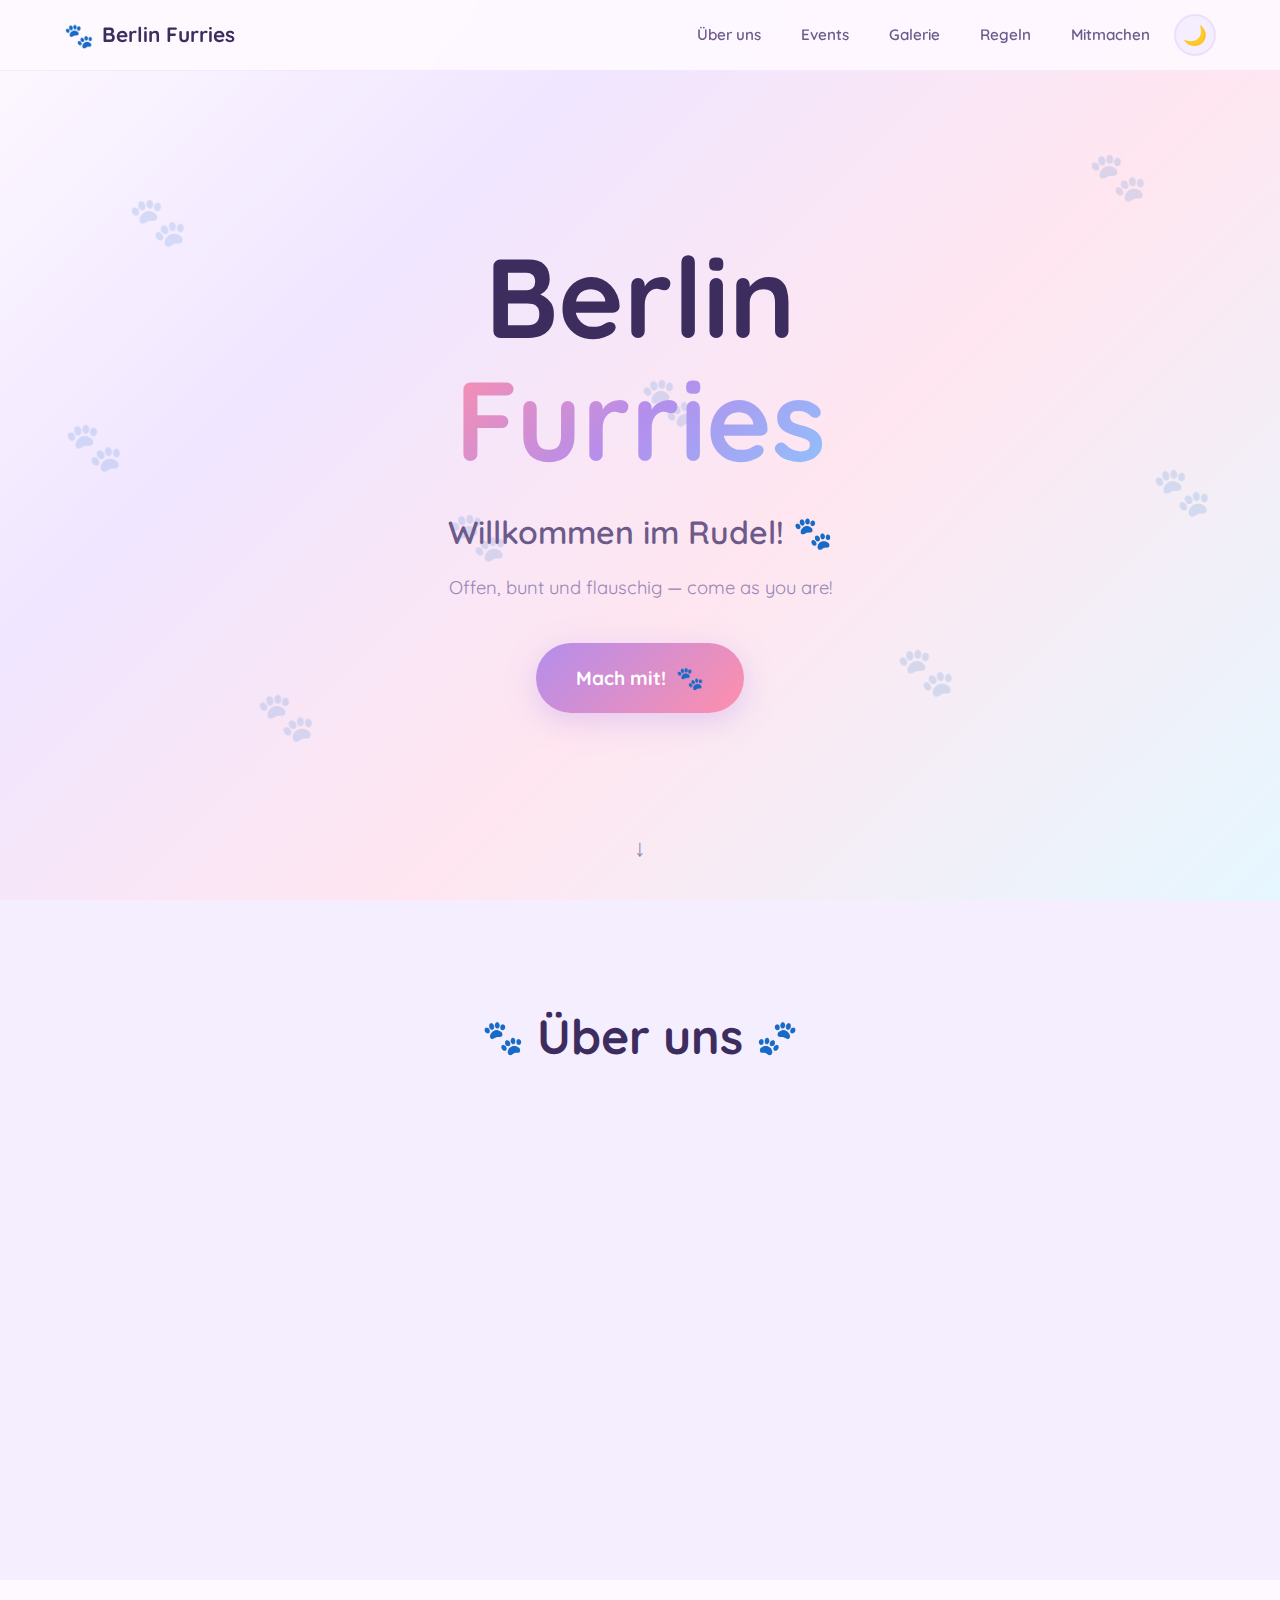
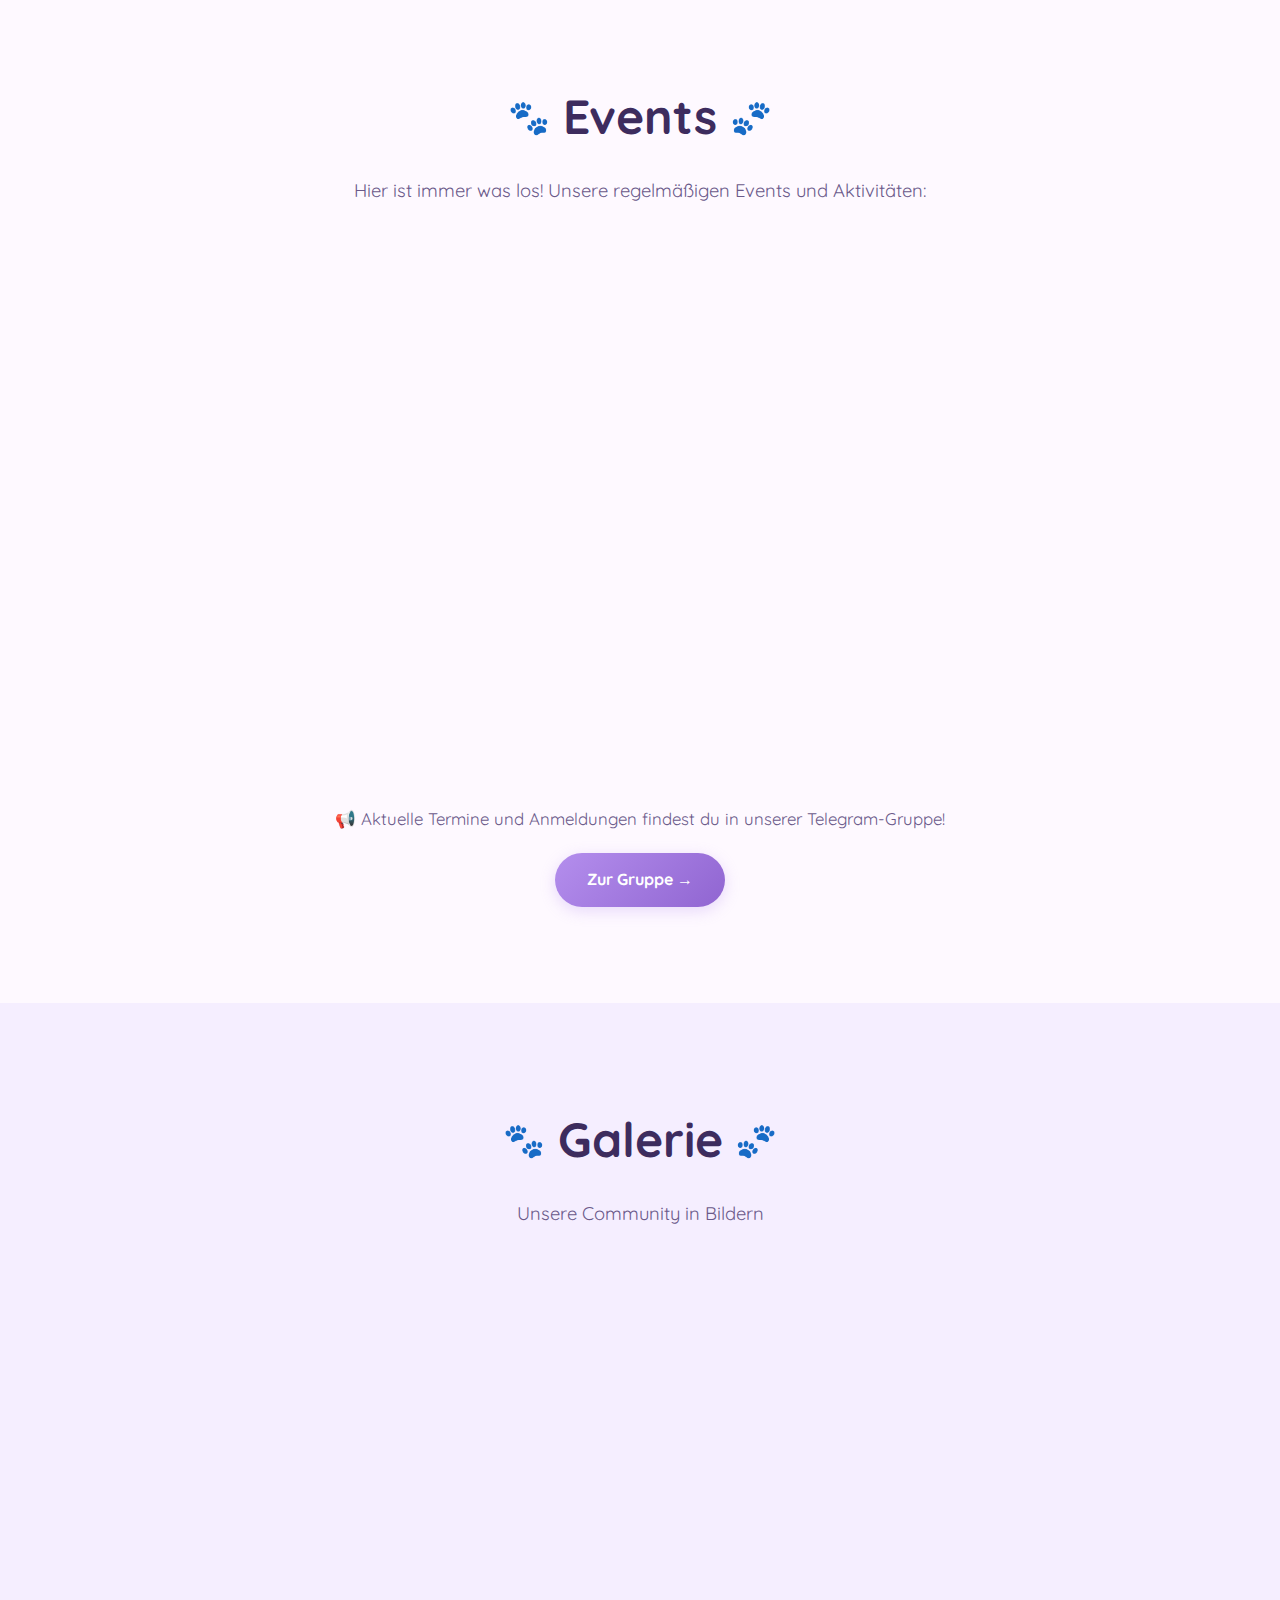
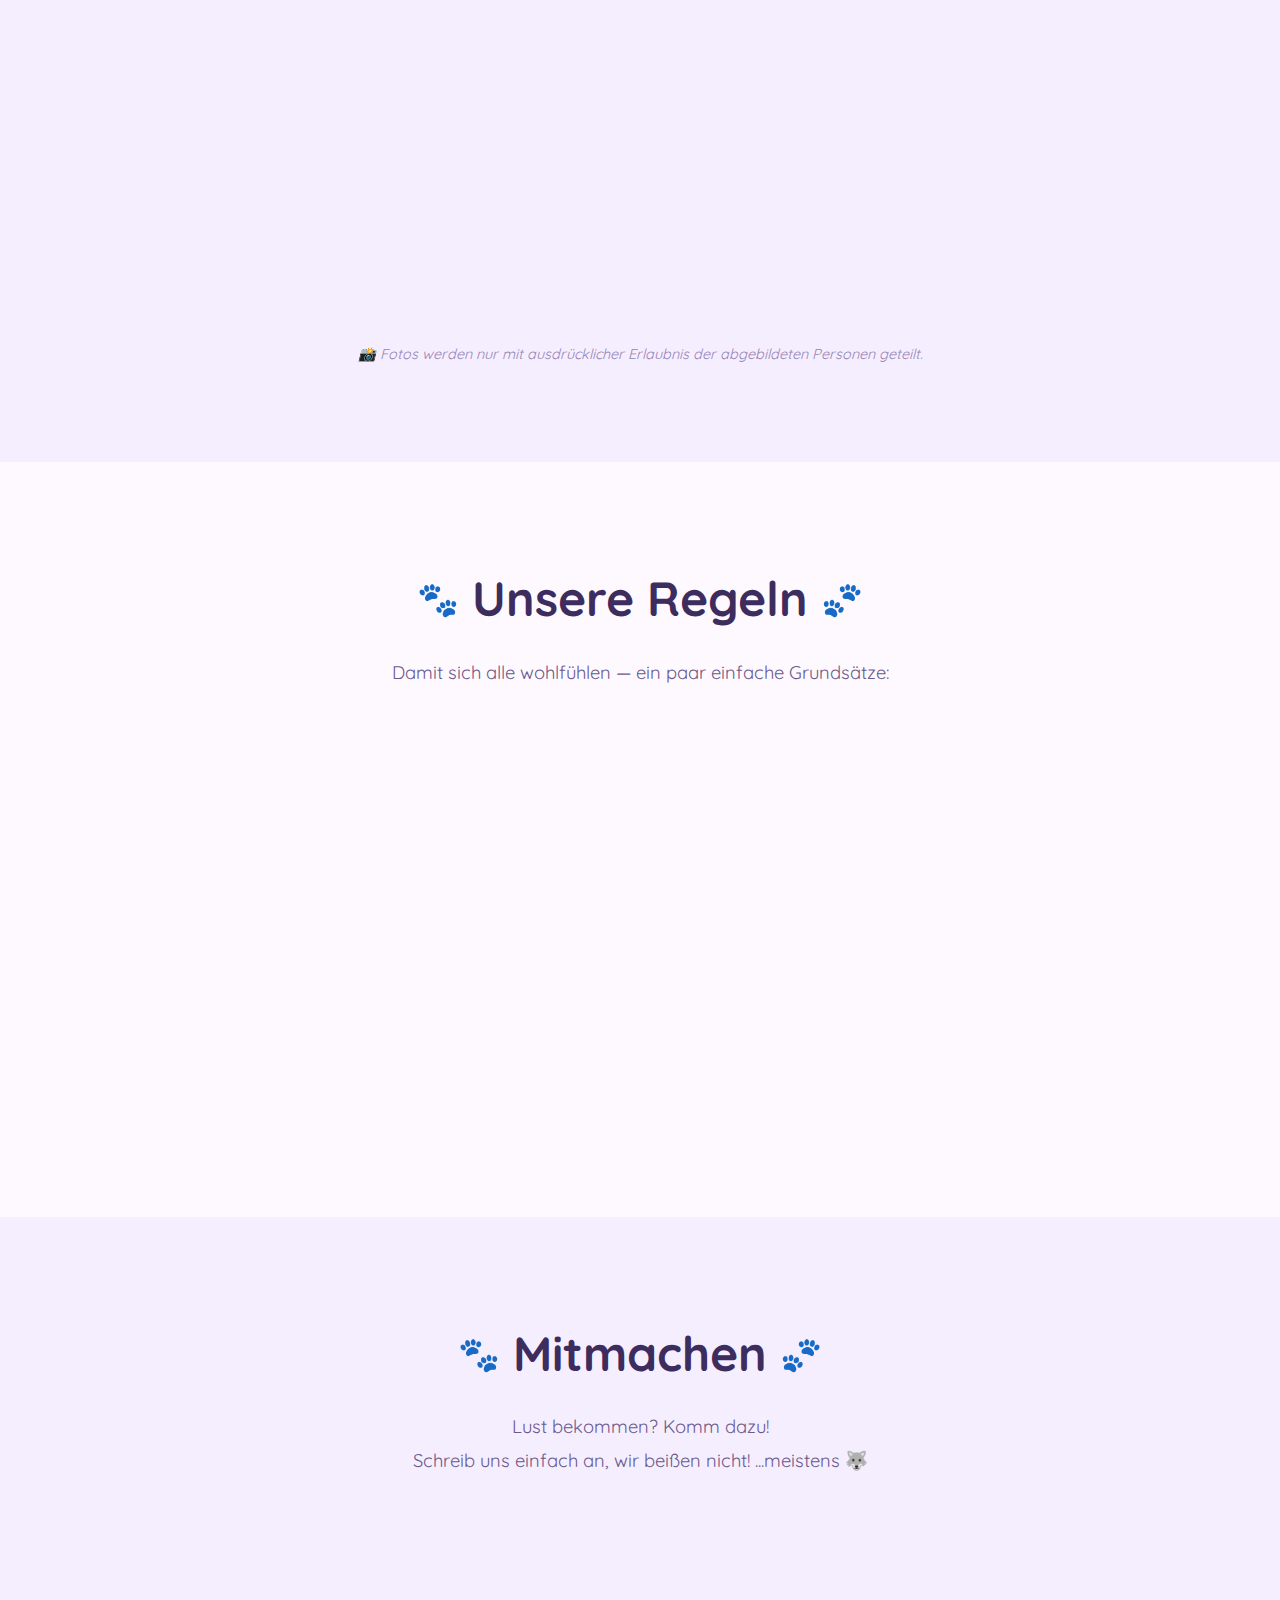
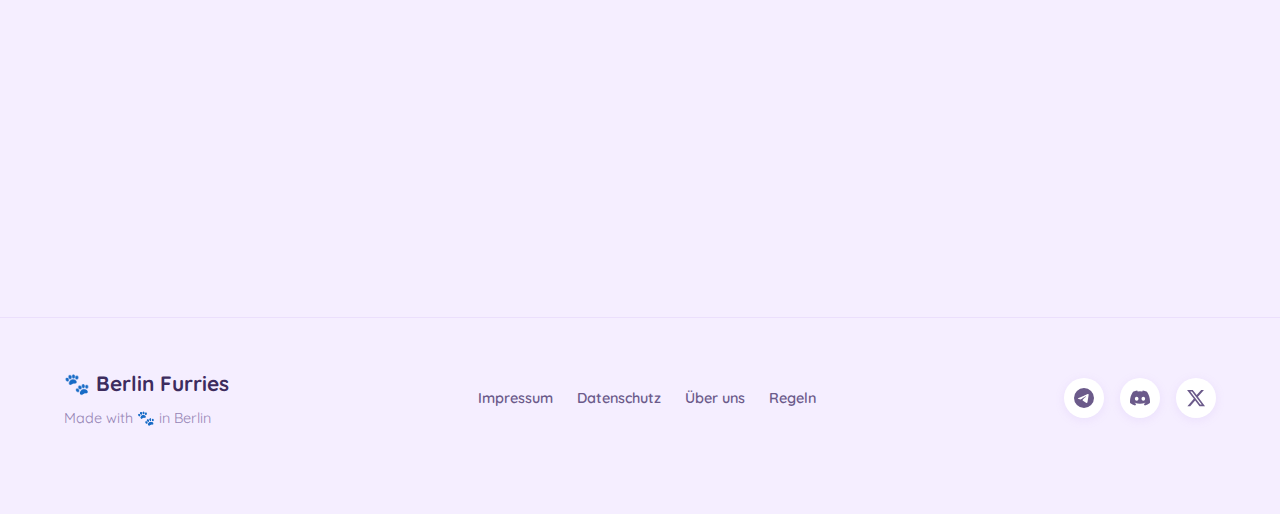
<file: index.html>
<!DOCTYPE html>
<html lang="de">
<head>
  <meta charset="UTF-8">
  <meta name="viewport" content="width=device-width, initial-scale=1.0">
  <title>Berlin Furries 🐾 Willkommen im Rudel!</title>
  <meta name="description" content="Die offene und freundliche Furry-Community in Berlin. Meets, Fursuit Walks, Spieleabende und mehr!">
  <meta name="theme-color" content="#b48eed">
  <link rel="preconnect" href="https://fonts.googleapis.com">
  <link rel="preconnect" href="https://fonts.gstatic.com" crossorigin>
  <link href="https://fonts.googleapis.com/css2?family=Quicksand:wght@400;500;600;700&display=swap" rel="stylesheet">
  <link rel="stylesheet" href="style.css">
</head>
<body>
  <!-- Skip Link for Accessibility -->
  <a href="#main" class="skip-link">Zum Inhalt springen</a>

  <!-- Navigation -->
  <nav class="navbar" aria-label="Hauptnavigation">
    <div class="nav-container">
      <a href="#hero" class="nav-logo" aria-label="Berlin Furries Startseite">
        <span class="paw-icon" aria-hidden="true">🐾</span>
        <span>Berlin Furries</span>
      </a>
      <button class="nav-toggle" aria-label="Menü öffnen" aria-expanded="false" aria-controls="nav-menu">
        <span class="hamburger" aria-hidden="true"></span>
      </button>
      <ul id="nav-menu" class="nav-menu" role="list">
        <li><a href="#about">Über uns</a></li>
        <li><a href="#events">Events</a></li>
        <li><a href="#gallery">Galerie</a></li>
        <li><a href="#rules">Regeln</a></li>
        <li><a href="#join">Mitmachen</a></li>
        <li>
          <button class="theme-toggle" aria-label="Dark Mode umschalten" title="Dark Mode umschalten">
            <span class="theme-icon" aria-hidden="true">🌙</span>
          </button>
        </li>
      </ul>
    </div>
  </nav>

  <main id="main">
    <!-- Hero Section -->
    <section id="hero" class="hero" aria-label="Willkommen">
      <div class="hero-bg-paws" aria-hidden="true"></div>
      <div class="hero-content">
        <h1 class="hero-title">
          <span class="title-line">Berlin</span>
          <span class="title-line accent">Furries</span>
        </h1>
        <p class="hero-subtitle">Willkommen im Rudel! <span class="paw-bounce" aria-hidden="true">🐾</span></p>
        <p class="hero-tagline">Offen, bunt und flauschig — come as you are!</p>
        <a href="#join" class="hero-cta">
          <span>Mach mit!</span>
          <span class="paw-icon" aria-hidden="true">🐾</span>
        </a>
      </div>
      <div class="hero-paw-trail" aria-hidden="true">
        <span class="floating-paw" style="--delay: 0s; --x: 10%; --y: 20%">🐾</span>
        <span class="floating-paw" style="--delay: 1.5s; --x: 85%; --y: 15%">🐾</span>
        <span class="floating-paw" style="--delay: 0.8s; --x: 70%; --y: 70%">🐾</span>
        <span class="floating-paw" style="--delay: 2.2s; --x: 20%; --y: 75%">🐾</span>
        <span class="floating-paw" style="--delay: 3s; --x: 50%; --y: 40%">🐾</span>
        <span class="floating-paw" style="--delay: 1s; --x: 35%; --y: 55%">🐾</span>
        <span class="floating-paw" style="--delay: 2.8s; --x: 90%; --y: 50%">🐾</span>
        <span class="floating-paw" style="--delay: 0.3s; --x: 5%; --y: 45%">🐾</span>
      </div>
      <div class="scroll-hint" aria-hidden="true">
        <span class="scroll-arrow">↓</span>
      </div>
    </section>

    <!-- About Section -->
    <section id="about" class="section about">
      <div class="container">
        <h2 class="section-title">
          <span class="paw-deco" aria-hidden="true">🐾</span>
          Über uns
          <span class="paw-deco" aria-hidden="true">🐾</span>
        </h2>
        <div class="about-grid">
          <div class="about-card" data-reveal>
            <div class="about-icon" aria-hidden="true">🦊</div>
            <h3>Wer wir sind</h3>
            <p>Wir sind eine offene, freundliche Community von Furries in Berlin. Egal ob du schon lange dabei bist oder gerade erst die Szene entdeckst — bei uns bist du willkommen!</p>
          </div>
          <div class="about-card" data-reveal>
            <div class="about-icon" aria-hidden="true">🎨</div>
            <h3>Für alle</h3>
            <p>Fursuiter, Artists, Writer, Musiker oder einfach nur Fans — jeder findet hier seinen Platz. Wir feiern Kreativität und Vielfalt in all ihren Formen.</p>
          </div>
          <div class="about-card" data-reveal>
            <div class="about-icon" aria-hidden="true">💜</div>
            <h3>Safe Space</h3>
            <p>Respekt und Freundlichkeit stehen bei uns an erster Stelle. Wir schaffen einen Raum, in dem sich alle wohlfühlen können — genau so, wie sie sind.</p>
          </div>
          <div class="about-card" data-reveal>
            <div class="about-icon" aria-hidden="true">🎉</div>
            <h3>Was wir machen</h3>
            <p>Regelmäßige Meets, Fursuit Walks durch Berlin, Bowling, Spieleabende, Movie Nights und gemeinsame Convention-Besuche. Langeweile? Kennen wir nicht!</p>
          </div>
        </div>
      </div>
    </section>

    <!-- Events Section -->
    <section id="events" class="section events">
      <div class="container">
        <h2 class="section-title">
          <span class="paw-deco" aria-hidden="true">🐾</span>
          Events
          <span class="paw-deco" aria-hidden="true">🐾</span>
        </h2>
        <p class="section-intro">Hier ist immer was los! Unsere regelmäßigen Events und Aktivitäten:</p>
        
        <div class="events-grid">
          <article class="event-card" data-reveal>
            <div class="event-icon" aria-hidden="true">☕</div>
            <div class="event-info">
              <span class="event-frequency">Monatlich</span>
              <h3>Community Meet</h3>
              <p>Unser monatliches Treffen zum Quatschen, Kennenlernen und gemeinsam Spaß haben. Der perfekte Einstieg für Neue!</p>
            </div>
          </article>

          <article class="event-card" data-reveal>
            <div class="event-icon" aria-hidden="true">🐕</div>
            <div class="event-info">
              <span class="event-frequency">Bei gutem Wetter</span>
              <h3>Fursuit Walk</h3>
              <p>Gemeinsam in Suit durch Berlins Parks und Straßen — immer ein Highlight! Auch Spotter und Begleiter sind willkommen.</p>
            </div>
          </article>

          <article class="event-card" data-reveal>
            <div class="event-icon" aria-hidden="true">🎳</div>
            <div class="event-info">
              <span class="event-frequency">Alle 6 Wochen</span>
              <h3>Bowling-Abend</h3>
              <p>Strikes, Spares und jede Menge Gelächter. Bowling-Skills optional, gute Laune Pflicht!</p>
            </div>
          </article>

          <article class="event-card" data-reveal>
            <div class="event-icon" aria-hidden="true">🎲</div>
            <div class="event-info">
              <span class="event-frequency">Regelmäßig</span>
              <h3>Spieleabend</h3>
              <p>Brett- und Kartenspiele, Tabletop, und manchmal auch Gaming Sessions. Bring dein Lieblingsspiel mit!</p>
            </div>
          </article>

          <article class="event-card" data-reveal>
            <div class="event-icon" aria-hidden="true">🎬</div>
            <div class="event-info">
              <span class="event-frequency">Monatlich</span>
              <h3>Movie Night</h3>
              <p>Gemeinsam Filme schauen — von Disney-Klassikern über Animations-Hits bis zu Furry-Favoriten. Popcorn nicht vergessen!</p>
            </div>
          </article>

          <article class="event-card" data-reveal>
            <div class="event-icon" aria-hidden="true">🏨</div>
            <div class="event-info">
              <span class="event-frequency">Jährlich</span>
              <h3>Convention-Fahrten</h3>
              <p>Gemeinsam zu Eurofurence, NordicFuzzCon und anderen Cons. Zusammen reisen macht doppelt Spaß!</p>
            </div>
          </article>
        </div>

        <div class="events-cta">
          <p class="events-hint">📢 Aktuelle Termine und Anmeldungen findest du in unserer Telegram-Gruppe!</p>
          <a href="#join" class="btn btn-primary">Zur Gruppe →</a>
        </div>
      </div>
    </section>

    <!-- Gallery Section -->
    <section id="gallery" class="section gallery">
      <div class="container">
        <h2 class="section-title">
          <span class="paw-deco" aria-hidden="true">🐾</span>
          Galerie
          <span class="paw-deco" aria-hidden="true">🐾</span>
        </h2>
        <p class="section-intro">Unsere Community in Bildern</p>

        <div class="gallery-grid">
          <div class="gallery-item" data-reveal style="--gradient: linear-gradient(135deg, #ffc3d0, #ff9eb5)">
            <span class="gallery-paw" aria-hidden="true">🐾</span>
            <span class="gallery-label">Fursuit Walk</span>
          </div>
          <div class="gallery-item gallery-item--wide" data-reveal style="--gradient: linear-gradient(135deg, #b48eed, #8ec5fc)">
            <span class="gallery-paw" aria-hidden="true">🐾</span>
            <span class="gallery-label">Community Meet</span>
          </div>
          <div class="gallery-item" data-reveal style="--gradient: linear-gradient(135deg, #a8edea, #fed6e3)">
            <span class="gallery-paw" aria-hidden="true">🐾</span>
            <span class="gallery-label">Bowling Night</span>
          </div>
          <div class="gallery-item" data-reveal style="--gradient: linear-gradient(135deg, #ffecd2, #fcb69f)">
            <span class="gallery-paw" aria-hidden="true">🐾</span>
            <span class="gallery-label">Spieleabend</span>
          </div>
          <div class="gallery-item" data-reveal style="--gradient: linear-gradient(135deg, #a1c4fd, #c2e9fb)">
            <span class="gallery-paw" aria-hidden="true">🐾</span>
            <span class="gallery-label">Convention</span>
          </div>
          <div class="gallery-item gallery-item--wide" data-reveal style="--gradient: linear-gradient(135deg, #d4fc79, #96e6a1)">
            <span class="gallery-paw" aria-hidden="true">🐾</span>
            <span class="gallery-label">Gruppenfoto</span>
          </div>
          <div class="gallery-item" data-reveal style="--gradient: linear-gradient(135deg, #f6d365, #fda085)">
            <span class="gallery-paw" aria-hidden="true">🐾</span>
            <span class="gallery-label">Movie Night</span>
          </div>
          <div class="gallery-item" data-reveal style="--gradient: linear-gradient(135deg, #fbc2eb, #a6c1ee)">
            <span class="gallery-paw" aria-hidden="true">🐾</span>
            <span class="gallery-label">Kreativ-Treffen</span>
          </div>
        </div>

        <p class="gallery-notice">📸 Fotos werden nur mit ausdrücklicher Erlaubnis der abgebildeten Personen geteilt.</p>
      </div>
    </section>

    <!-- Rules Section -->
    <section id="rules" class="section rules">
      <div class="container">
        <h2 class="section-title">
          <span class="paw-deco" aria-hidden="true">🐾</span>
          Unsere Regeln
          <span class="paw-deco" aria-hidden="true">🐾</span>
        </h2>
        <p class="section-intro">Damit sich alle wohlfühlen — ein paar einfache Grundsätze:</p>

        <div class="rules-grid">
          <div class="rule-card" data-reveal>
            <span class="rule-number" aria-hidden="true">1</span>
            <h3>Be kind, be respectful 🐾</h3>
            <p>Freundlichkeit ist unser Grundprinzip. Behandle andere so, wie du selbst behandelt werden möchtest.</p>
          </div>
          <div class="rule-card" data-reveal>
            <span class="rule-number" aria-hidden="true">2</span>
            <h3>No drama, no hate</h3>
            <p>Konflikte lösen wir sachlich. Diskriminierung, Mobbing oder Hetze haben bei uns keinen Platz.</p>
          </div>
          <div class="rule-card" data-reveal>
            <span class="rule-number" aria-hidden="true">3</span>
            <h3>Consent is key 📷</h3>
            <p>Frag immer, bevor du Fotos machst oder einen Fursuit anfasst. Respektiere ein „Nein" ohne Diskussion.</p>
          </div>
          <div class="rule-card" data-reveal>
            <span class="rule-number" aria-hidden="true">4</span>
            <h3>Keep it SFW</h3>
            <p>Unsere Events und Kanäle sind für alle Altersgruppen. Halte Inhalte und Verhalten familienfreundlich.</p>
          </div>
          <div class="rule-card" data-reveal>
            <span class="rule-number" aria-hidden="true">5</span>
            <h3>Respektiere Grenzen</h3>
            <p>Jeder hat unterschiedliche Komfortzonen. Achte auf die Grenzen anderer und kommuniziere deine eigenen.</p>
          </div>
          <div class="rule-card" data-reveal>
            <span class="rule-number" aria-hidden="true">6</span>
            <h3>Hab Spaß! 🎉</h3>
            <p>Das Wichtigste: Genieß die Zeit mit der Community! Wir sind hier, um gemeinsam eine gute Zeit zu haben.</p>
          </div>
        </div>
      </div>
    </section>

    <!-- Join Section -->
    <section id="join" class="section join">
      <div class="container">
        <h2 class="section-title">
          <span class="paw-deco" aria-hidden="true">🐾</span>
          Mitmachen
          <span class="paw-deco" aria-hidden="true">🐾</span>
        </h2>
        <p class="section-intro">Lust bekommen? Komm dazu! <br>Schreib uns einfach an, wir beißen nicht! ...meistens 🐺</p>

        <div class="join-grid">
          <a href="#" class="join-card join-telegram" data-reveal aria-label="Telegram Gruppe beitreten">
            <div class="join-icon" aria-hidden="true">
              <svg viewBox="0 0 24 24" fill="currentColor" width="40" height="40"><path d="M11.944 0A12 12 0 0 0 0 12a12 12 0 0 0 12 12 12 12 0 0 0 12-12A12 12 0 0 0 12 0a12 12 0 0 0-.056 0zm4.962 7.224c.1-.002.321.023.465.14a.506.506 0 0 1 .171.325c.016.093.036.306.02.472-.18 1.898-.962 6.502-1.36 8.627-.168.9-.499 1.201-.82 1.23-.696.065-1.225-.46-1.9-.902-1.056-.693-1.653-1.124-2.678-1.8-1.185-.78-.417-1.21.258-1.91.177-.184 3.247-2.977 3.307-3.23.007-.032.014-.15-.056-.212s-.174-.041-.249-.024c-.106.024-1.793 1.14-5.061 3.345-.479.33-.913.49-1.302.48-.428-.008-1.252-.241-1.865-.44-.752-.245-1.349-.374-1.297-.789.027-.216.325-.437.893-.663 3.498-1.524 5.83-2.529 6.998-3.014 3.332-1.386 4.025-1.627 4.476-1.635z"/></svg>
            </div>
            <h3>Telegram</h3>
            <p>Unsere Hauptgruppe — hier passiert alles!</p>
            <span class="join-btn">Beitreten →</span>
          </a>

          <a href="#" class="join-card join-discord" data-reveal aria-label="Discord Server beitreten">
            <div class="join-icon" aria-hidden="true">
              <svg viewBox="0 0 24 24" fill="currentColor" width="40" height="40"><path d="M20.317 4.37a19.791 19.791 0 0 0-4.885-1.515.074.074 0 0 0-.079.037c-.21.375-.444.864-.608 1.25a18.27 18.27 0 0 0-5.487 0 12.64 12.64 0 0 0-.617-1.25.077.077 0 0 0-.079-.037A19.736 19.736 0 0 0 3.677 4.37a.07.07 0 0 0-.032.027C.533 9.046-.32 13.58.099 18.057a.082.082 0 0 0 .031.057 19.9 19.9 0 0 0 5.993 3.03.078.078 0 0 0 .084-.028c.462-.63.874-1.295 1.226-1.994a.076.076 0 0 0-.041-.106 13.107 13.107 0 0 1-1.872-.892.077.077 0 0 1-.008-.128 10.2 10.2 0 0 0 .372-.292.074.074 0 0 1 .077-.01c3.928 1.793 8.18 1.793 12.062 0a.074.074 0 0 1 .078.01c.12.098.246.198.373.292a.077.077 0 0 1-.006.127 12.299 12.299 0 0 1-1.873.892.077.077 0 0 0-.041.107c.36.698.772 1.362 1.225 1.993a.076.076 0 0 0 .084.028 19.839 19.839 0 0 0 6.002-3.03.077.077 0 0 0 .032-.054c.5-5.177-.838-9.674-3.549-13.66a.061.061 0 0 0-.031-.03zM8.02 15.33c-1.183 0-2.157-1.085-2.157-2.419 0-1.333.956-2.419 2.157-2.419 1.21 0 2.176 1.096 2.157 2.42 0 1.333-.956 2.418-2.157 2.418zm7.975 0c-1.183 0-2.157-1.085-2.157-2.419 0-1.333.955-2.419 2.157-2.419 1.21 0 2.176 1.096 2.157 2.42 0 1.333-.946 2.418-2.157 2.418z"/></svg>
            </div>
            <h3>Discord</h3>
            <p>Voice Chats, Channels & mehr</p>
            <span class="join-btn">Beitreten →</span>
          </a>

          <a href="#" class="join-card join-twitter" data-reveal aria-label="Auf Twitter/X folgen">
            <div class="join-icon" aria-hidden="true">
              <svg viewBox="0 0 24 24" fill="currentColor" width="40" height="40"><path d="M18.244 2.25h3.308l-7.227 8.26 8.502 11.24H16.17l-5.214-6.817L4.99 21.75H1.68l7.73-8.835L1.254 2.25H8.08l4.713 6.231zm-1.161 17.52h1.833L7.084 4.126H5.117z"/></svg>
            </div>
            <h3>Twitter / X</h3>
            <p>Neuigkeiten und Fotos</p>
            <span class="join-btn">Folgen →</span>
          </a>

          <a href="#" class="join-card join-bluesky" data-reveal aria-label="Auf Bluesky folgen">
            <div class="join-icon" aria-hidden="true">
              <svg viewBox="0 0 24 24" fill="currentColor" width="40" height="40"><path d="M12 10.8c-1.087-2.114-4.046-6.053-6.798-7.995C2.566.944 1.561 1.266.902 1.565.139 1.908 0 3.08 0 3.768c0 .69.378 5.65.624 6.479.785 2.627 3.6 3.501 6.158 3.186-3.94.57-7.478 2.288-2.478 7.373 5.722 5.053 7.673-1.35 8.08-3.056.095-.388.143-.59.162-.59.019 0 .067.202.162.59.407 1.706 2.358 8.109 8.08 3.056 5-5.085 1.462-6.804-2.478-7.373 2.558.315 5.373-.559 6.158-3.186.246-.828.624-5.788.624-6.479 0-.688-.139-1.86-.902-2.203-.659-.299-1.664-.621-4.3 1.24C17.046 4.748 14.087 8.687 13 10.8h-1z"/></svg>
            </div>
            <h3>Bluesky</h3>
            <p>Community-Updates</p>
            <span class="join-btn">Folgen →</span>
          </a>
        </div>
      </div>
    </section>
  </main>

  <!-- Footer -->
  <footer class="footer">
    <div class="container">
      <div class="footer-content">
        <div class="footer-brand">
          <span class="footer-logo">🐾 Berlin Furries</span>
          <p>Made with 🐾 in Berlin</p>
        </div>
        <nav class="footer-links" aria-label="Footer-Links">
          <a href="#">Impressum</a>
          <a href="#">Datenschutz</a>
          <a href="#about">Über uns</a>
          <a href="#rules">Regeln</a>
        </nav>
        <div class="footer-social" aria-label="Social Media">
          <a href="#" aria-label="Telegram">
            <svg viewBox="0 0 24 24" fill="currentColor" width="24" height="24"><path d="M11.944 0A12 12 0 0 0 0 12a12 12 0 0 0 12 12 12 12 0 0 0 12-12A12 12 0 0 0 12 0a12 12 0 0 0-.056 0zm4.962 7.224c.1-.002.321.023.465.14a.506.506 0 0 1 .171.325c.016.093.036.306.02.472-.18 1.898-.962 6.502-1.36 8.627-.168.9-.499 1.201-.82 1.23-.696.065-1.225-.46-1.9-.902-1.056-.693-1.653-1.124-2.678-1.8-1.185-.78-.417-1.21.258-1.91.177-.184 3.247-2.977 3.307-3.23.007-.032.014-.15-.056-.212s-.174-.041-.249-.024c-.106.024-1.793 1.14-5.061 3.345-.479.33-.913.49-1.302.48-.428-.008-1.252-.241-1.865-.44-.752-.245-1.349-.374-1.297-.789.027-.216.325-.437.893-.663 3.498-1.524 5.83-2.529 6.998-3.014 3.332-1.386 4.025-1.627 4.476-1.635z"/></svg>
          </a>
          <a href="#" aria-label="Discord">
            <svg viewBox="0 0 24 24" fill="currentColor" width="24" height="24"><path d="M20.317 4.37a19.791 19.791 0 0 0-4.885-1.515.074.074 0 0 0-.079.037c-.21.375-.444.864-.608 1.25a18.27 18.27 0 0 0-5.487 0 12.64 12.64 0 0 0-.617-1.25.077.077 0 0 0-.079-.037A19.736 19.736 0 0 0 3.677 4.37a.07.07 0 0 0-.032.027C.533 9.046-.32 13.58.099 18.057a.082.082 0 0 0 .031.057 19.9 19.9 0 0 0 5.993 3.03.078.078 0 0 0 .084-.028c.462-.63.874-1.295 1.226-1.994a.076.076 0 0 0-.041-.106 13.107 13.107 0 0 1-1.872-.892.077.077 0 0 1-.008-.128 10.2 10.2 0 0 0 .372-.292.074.074 0 0 1 .077-.01c3.928 1.793 8.18 1.793 12.062 0a.074.074 0 0 1 .078.01c.12.098.246.198.373.292a.077.077 0 0 1-.006.127 12.299 12.299 0 0 1-1.873.892.077.077 0 0 0-.041.107c.36.698.772 1.362 1.225 1.993a.076.076 0 0 0 .084.028 19.839 19.839 0 0 0 6.002-3.03.077.077 0 0 0 .032-.054c.5-5.177-.838-9.674-3.549-13.66a.061.061 0 0 0-.031-.03zM8.02 15.33c-1.183 0-2.157-1.085-2.157-2.419 0-1.333.956-2.419 2.157-2.419 1.21 0 2.176 1.096 2.157 2.42 0 1.333-.956 2.418-2.157 2.418zm7.975 0c-1.183 0-2.157-1.085-2.157-2.419 0-1.333.955-2.419 2.157-2.419 1.21 0 2.176 1.096 2.157 2.42 0 1.333-.946 2.418-2.157 2.418z"/></svg>
          </a>
          <a href="#" aria-label="Twitter / X">
            <svg viewBox="0 0 24 24" fill="currentColor" width="24" height="24"><path d="M18.244 2.25h3.308l-7.227 8.26 8.502 11.24H16.17l-5.214-6.817L4.99 21.75H1.68l7.73-8.835L1.254 2.25H8.08l4.713 6.231zm-1.161 17.52h1.833L7.084 4.126H5.117z"/></svg>
          </a>
        </div>
      </div>
      <!-- Easter Egg -->
      <p class="footer-easter" aria-hidden="true" title="Du hast es gefunden!">OwO</p>
    </div>
  </footer>

  <!-- Paw Click Effect Container -->
  <div id="paw-effects" aria-hidden="true"></div>

  <script src="script.js"></script>
</body>
</html>
</file>
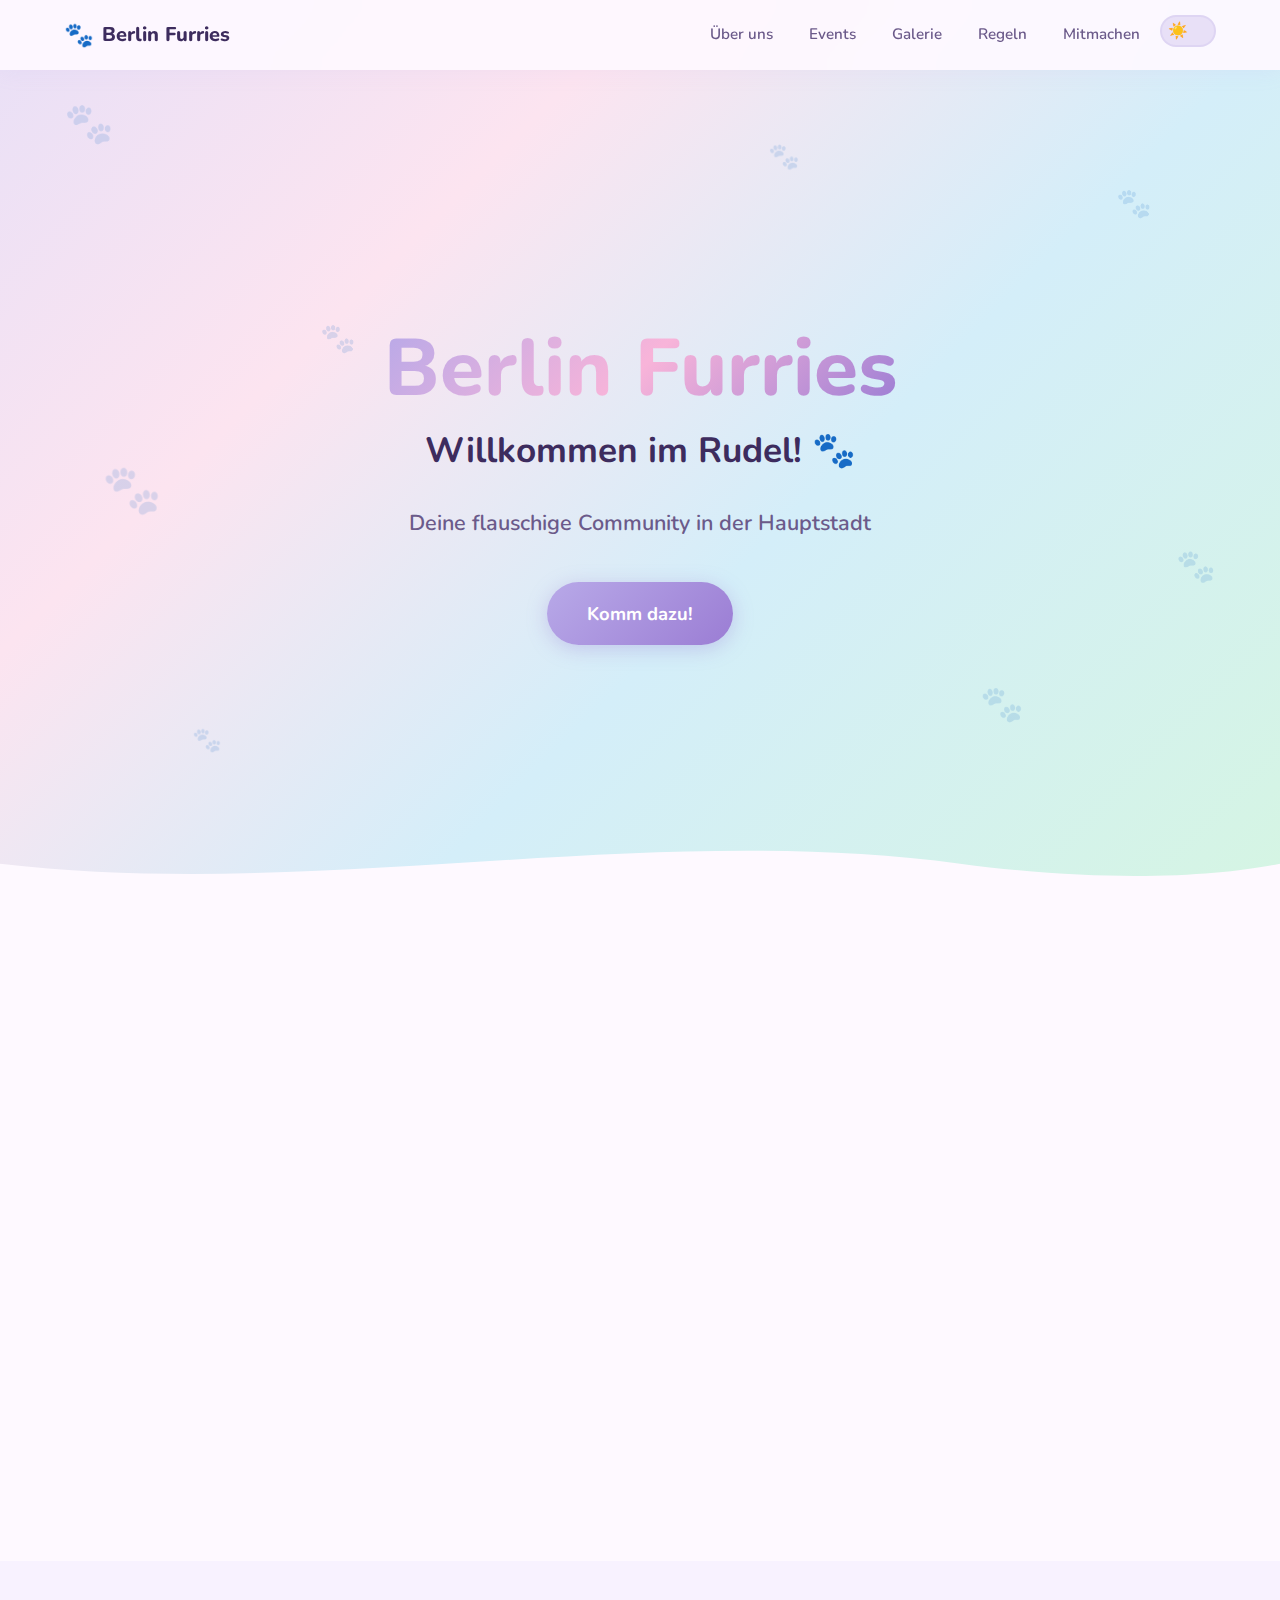
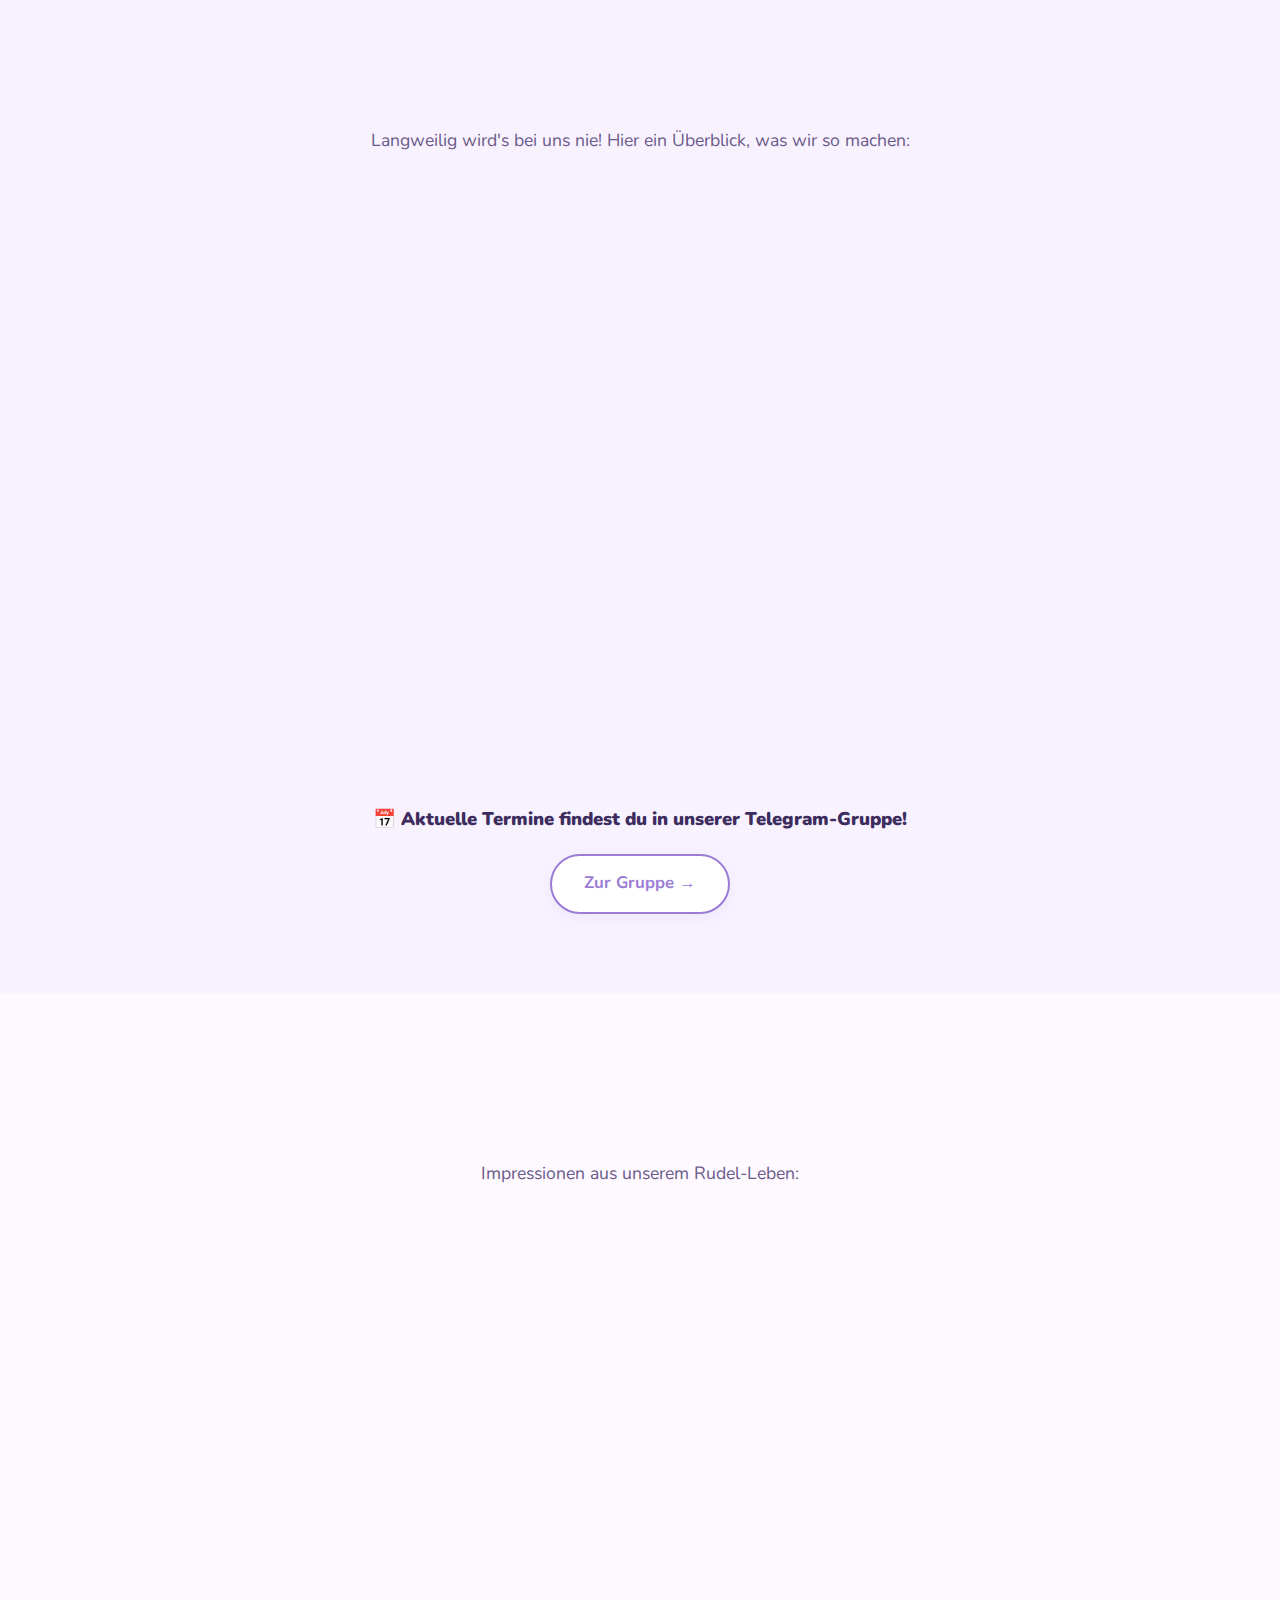
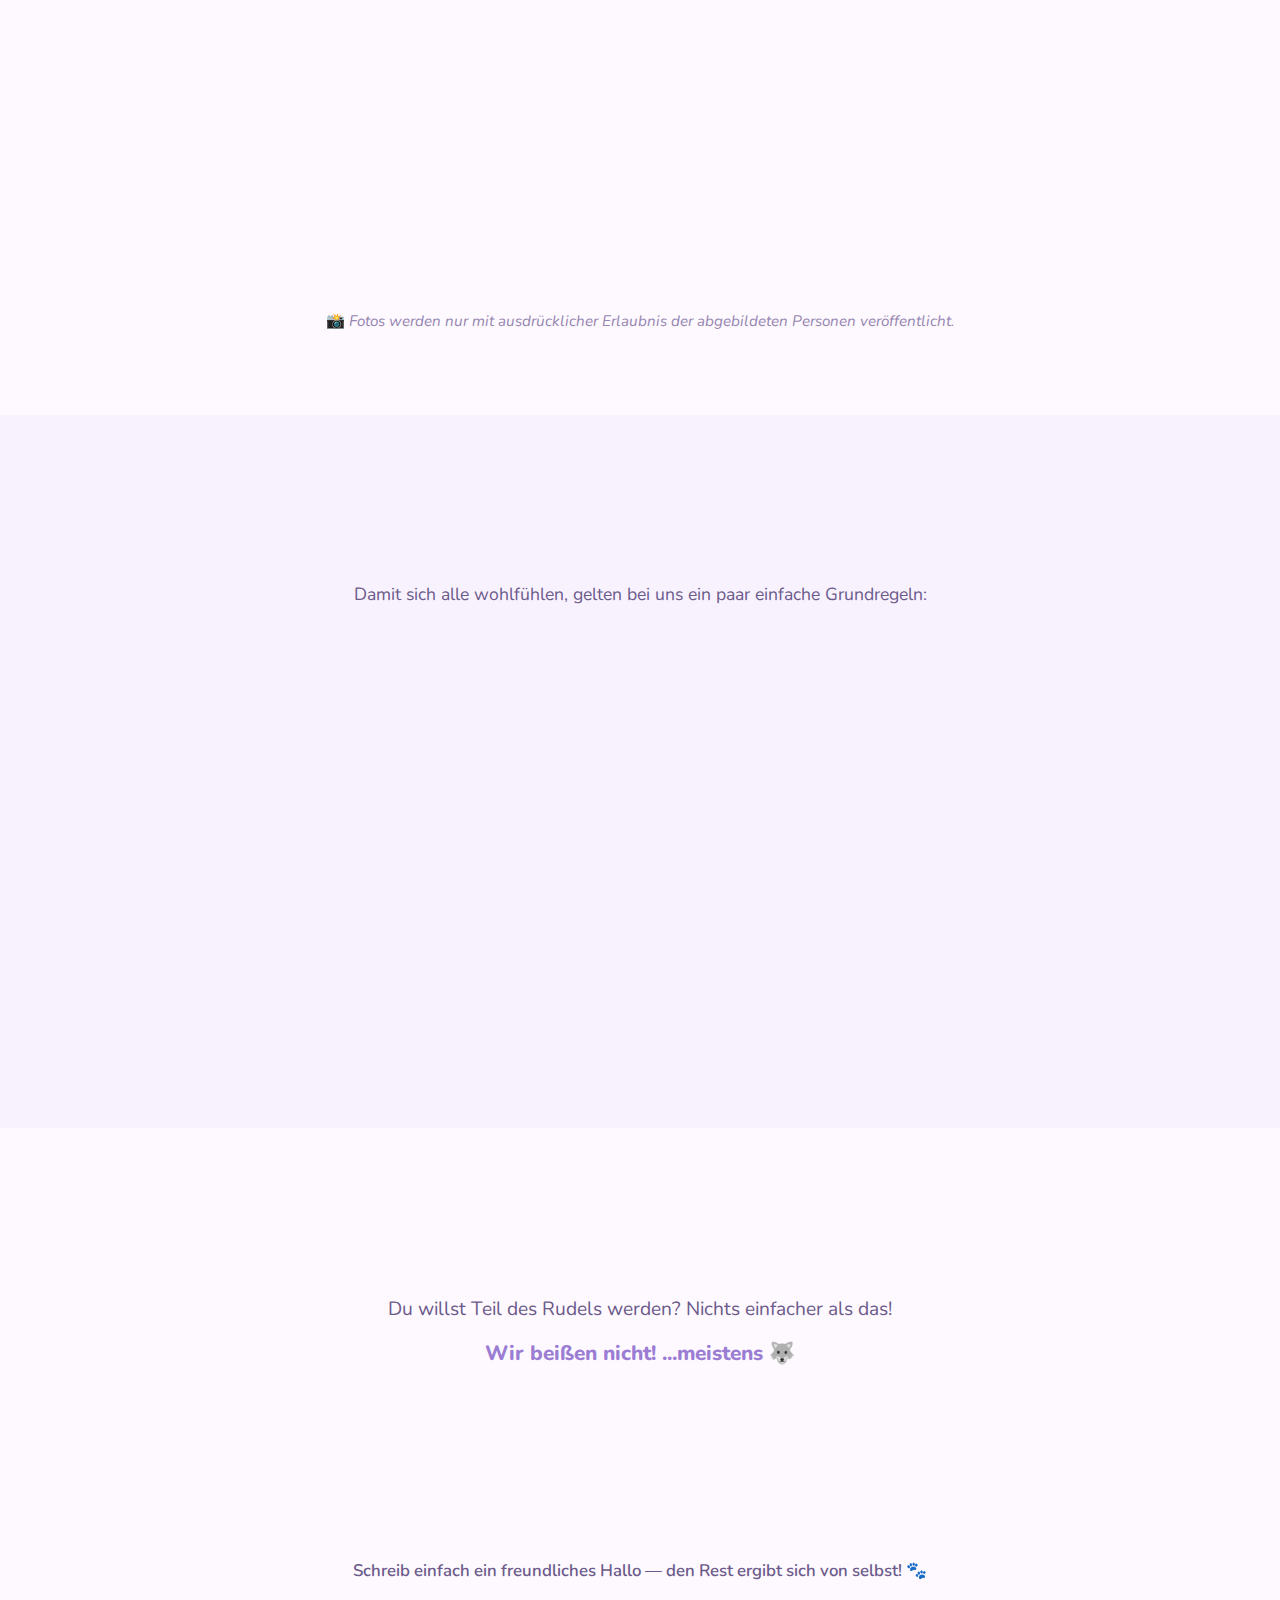
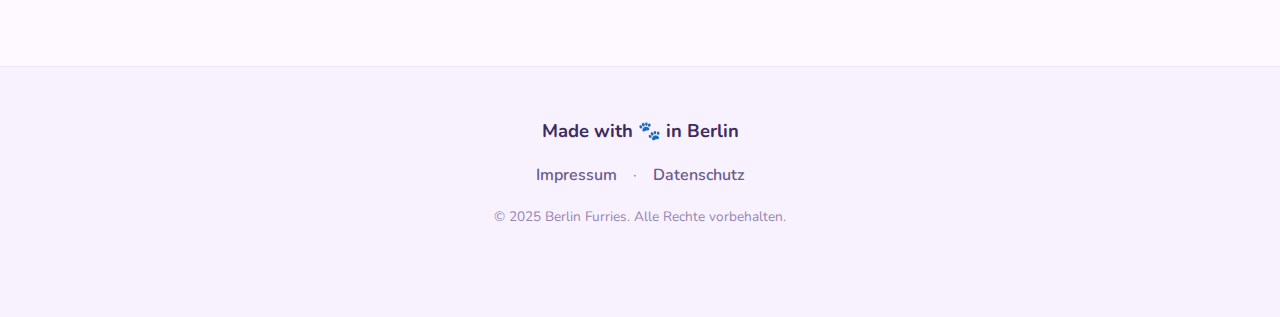
<file: index2.html>
<!DOCTYPE html>
<html lang="de">
<head>
  <meta charset="UTF-8">
  <meta name="viewport" content="width=device-width, initial-scale=1.0">
  <meta name="description" content="Berlin Furries — Die offene und freundliche Furry Community in Berlin. Willkommen im Rudel! 🐾">
  <meta name="theme-color" content="#b8a9e8">
  <title>Berlin Furries 🐾 Willkommen im Rudel!</title>
  <link rel="preconnect" href="https://fonts.googleapis.com">
  <link rel="preconnect" href="https://fonts.gstatic.com" crossorigin>
  <link href="https://fonts.googleapis.com/css2?family=Nunito:wght@400;600;700;800&display=swap" rel="stylesheet">
  <link rel="stylesheet" href="style2.css">
</head>
<body>
  <!-- Skip Link -->
  <a href="#main" class="skip-link">Zum Inhalt springen</a>

  <!-- Navigation -->
  <nav class="navbar" role="navigation" aria-label="Hauptnavigation">
    <div class="nav-container">
      <a href="#hero" class="nav-logo" aria-label="Berlin Furries — Startseite">
        <span class="paw-icon" aria-hidden="true">🐾</span>
        <span>Berlin Furries</span>
      </a>
      <button class="nav-toggle" aria-label="Menü öffnen" aria-expanded="false" aria-controls="nav-menu">
        <span class="hamburger"></span>
      </button>
      <ul id="nav-menu" class="nav-links" role="list">
        <li><a href="#ueber-uns">Über uns</a></li>
        <li><a href="#events">Events</a></li>
        <li><a href="#galerie">Galerie</a></li>
        <li><a href="#regeln">Regeln</a></li>
        <li><a href="#mitmachen">Mitmachen</a></li>
        <li>
          <button class="dark-mode-toggle" aria-label="Dark Mode umschalten" title="Dark Mode umschalten">
            <span class="toggle-icon sun" aria-hidden="true">☀️</span>
            <span class="toggle-icon moon" aria-hidden="true">🌙</span>
          </button>
        </li>
      </ul>
    </div>
  </nav>

  <main id="main">
    <!-- Hero Section -->
    <section id="hero" class="hero">
      <div class="hero-paws" aria-hidden="true">
        <span class="floating-paw paw-1">🐾</span>
        <span class="floating-paw paw-2">🐾</span>
        <span class="floating-paw paw-3">🐾</span>
        <span class="floating-paw paw-4">🐾</span>
        <span class="floating-paw paw-5">🐾</span>
        <span class="floating-paw paw-6">🐾</span>
        <span class="floating-paw paw-7">🐾</span>
        <span class="floating-paw paw-8">🐾</span>
      </div>
      <div class="hero-content">
        <h1 class="hero-title">
          <span class="hero-title-main">Berlin Furries</span>
          <span class="hero-subtitle">Willkommen im Rudel! <span class="clickable-paw" role="button" tabindex="0" aria-label="Klick mich für eine Überraschung!">🐾</span></span>
        </h1>
        <p class="hero-tagline">Deine flauschige Community in der Hauptstadt</p>
        <a href="#mitmachen" class="btn btn-primary btn-large">Komm dazu!</a>
      </div>
      <div class="hero-wave" aria-hidden="true">
        <svg viewBox="0 0 1440 120" preserveAspectRatio="none">
          <path d="M0,64 C360,120 720,0 1080,64 C1260,96 1380,80 1440,64 L1440,120 L0,120 Z" fill="currentColor"/>
        </svg>
      </div>
    </section>

    <!-- Über uns -->
    <section id="ueber-uns" class="section section-about">
      <div class="container">
        <h2 class="section-title">
          <span class="title-paw" aria-hidden="true">🐾</span>
          Über uns
        </h2>
        <div class="about-content">
          <div class="about-card">
            <div class="about-icon" aria-hidden="true">🦊</div>
            <h3>Wer wir sind</h3>
            <p>Wir sind die <strong>Berlin Furries</strong> — eine offene, freundliche und bunte Furry Community mitten in Berlin. Egal ob du schon einen Fursona hast oder einfach nur neugierig bist: <strong>Du bist willkommen!</strong></p>
          </div>
          <div class="about-card">
            <div class="about-icon" aria-hidden="true">💜</div>
            <h3>Safe Space</h3>
            <p>Bei uns zählt jeder Mensch — unabhängig von Hintergrund, Identität oder Erfahrung. Wir schaffen einen Raum, in dem sich alle wohlfühlen und sie selbst sein können. <strong>Respekt und Freundlichkeit</strong> stehen bei uns an erster Stelle.</p>
          </div>
          <div class="about-card">
            <div class="about-icon" aria-hidden="true">🌈</div>
            <h3>Vielfalt feiern</h3>
            <p>Von Fursuit-Fans über Künstler*innen bis hin zu Gamer*innen — bei uns triffst du die unterschiedlichsten Furs. Das macht unsere Community so besonders: <strong>Jeder bringt etwas Einzigartiges mit!</strong></p>
          </div>
        </div>
      </div>
    </section>

    <!-- Events -->
    <section id="events" class="section section-events">
      <div class="container">
        <h2 class="section-title">
          <span class="title-paw" aria-hidden="true">🐾</span>
          Events & Treffen
        </h2>
        <p class="section-intro">Langweilig wird's bei uns nie! Hier ein Überblick, was wir so machen:</p>
        <div class="events-grid">
          <article class="event-card">
            <div class="event-emoji" aria-hidden="true">🍕</div>
            <h3>Monatliche Meets</h3>
            <p>Unser regelmäßiger Treffpunkt zum Quatschen, Snacken und neue Furs kennenlernen. Gemütlich und entspannt!</p>
          </article>
          <article class="event-card">
            <div class="event-emoji" aria-hidden="true">🐺</div>
            <h3>Fursuit Walks</h3>
            <p>Mit Suit durch Berlin — ob Tiergarten oder Alexanderplatz, wir bringen Farbe in die Stadt!</p>
          </article>
          <article class="event-card">
            <div class="event-emoji" aria-hidden="true">🎳</div>
            <h3>Bowling Nights</h3>
            <p>Strikes, Spares und jede Menge Spaß! Unser Bowling-Abend ist legendär — Pfoten an die Kugel!</p>
          </article>
          <article class="event-card">
            <div class="event-emoji" aria-hidden="true">🎮</div>
            <h3>Spieleabende</h3>
            <p>Brett- und Videospiele, Tabletop, Karten — für jeden Geschmack ist was dabei. Bring dein Lieblingsspiel mit!</p>
          </article>
          <article class="event-card">
            <div class="event-emoji" aria-hidden="true">🎬</div>
            <h3>Movie Nights</h3>
            <p>Gemeinsam Filme schauen — von Disney-Klassikern bis Indie-Perlen. Popcorn nicht vergessen!</p>
          </article>
          <article class="event-card">
            <div class="event-emoji" aria-hidden="true">🏨</div>
            <h3>Convention-Fahrten</h3>
            <p>Zusammen zu Eurofurence, NordicFuzzCon und mehr — gemeinsam reisen macht doppelt Spaß!</p>
          </article>
        </div>
        <div class="events-cta">
          <p class="events-notice">📅 <strong>Aktuelle Termine findest du in unserer Telegram-Gruppe!</strong></p>
          <a href="#mitmachen" class="btn btn-secondary">Zur Gruppe →</a>
        </div>
      </div>
    </section>

    <!-- Galerie -->
    <section id="galerie" class="section section-gallery">
      <div class="container">
        <h2 class="section-title">
          <span class="title-paw" aria-hidden="true">🐾</span>
          Galerie
        </h2>
        <p class="section-intro">Impressionen aus unserem Rudel-Leben:</p>
        <div class="gallery-grid">
          <div class="gallery-item gradient-1" role="img" aria-label="Galerie-Platzhalter: Community Treffen">
            <span class="gallery-paw" aria-hidden="true">🐾</span>
            <span class="gallery-label">Meets</span>
          </div>
          <div class="gallery-item gradient-2 gallery-tall" role="img" aria-label="Galerie-Platzhalter: Fursuit Walk">
            <span class="gallery-paw" aria-hidden="true">🐾</span>
            <span class="gallery-label">Fursuit Walk</span>
          </div>
          <div class="gallery-item gradient-3" role="img" aria-label="Galerie-Platzhalter: Bowling Night">
            <span class="gallery-paw" aria-hidden="true">🐾</span>
            <span class="gallery-label">Bowling</span>
          </div>
          <div class="gallery-item gradient-4" role="img" aria-label="Galerie-Platzhalter: Spieleabend">
            <span class="gallery-paw" aria-hidden="true">🐾</span>
            <span class="gallery-label">Spieleabend</span>
          </div>
          <div class="gallery-item gradient-5 gallery-wide" role="img" aria-label="Galerie-Platzhalter: Convention">
            <span class="gallery-paw" aria-hidden="true">🐾</span>
            <span class="gallery-label">Convention</span>
          </div>
          <div class="gallery-item gradient-6" role="img" aria-label="Galerie-Platzhalter: Movie Night">
            <span class="gallery-paw" aria-hidden="true">🐾</span>
            <span class="gallery-label">Movie Night</span>
          </div>
        </div>
        <p class="gallery-notice">📸 <em>Fotos werden nur mit ausdrücklicher Erlaubnis der abgebildeten Personen veröffentlicht.</em></p>
      </div>
    </section>

    <!-- Regeln -->
    <section id="regeln" class="section section-rules">
      <div class="container">
        <h2 class="section-title">
          <span class="title-paw" aria-hidden="true">🐾</span>
          Unsere Regeln
        </h2>
        <p class="section-intro">Damit sich alle wohlfühlen, gelten bei uns ein paar einfache Grundregeln:</p>
        <div class="rules-grid">
          <div class="rule-card">
            <div class="rule-number" aria-hidden="true">1</div>
            <h3>Be Kind 💛</h3>
            <p>Freundlichkeit ist kein Nice-to-have, sondern Grundlage. Geh mit anderen so um, wie du behandelt werden möchtest.</p>
          </div>
          <div class="rule-card">
            <div class="rule-number" aria-hidden="true">2</div>
            <h3>No Drama 🚫</h3>
            <p>Konflikte gibt's überall — aber bitte klärt sie respektvoll und privat. Kein öffentliches Drama, kein Gossip.</p>
          </div>
          <div class="rule-card">
            <div class="rule-number" aria-hidden="true">3</div>
            <h3>Consent is Key 🤝</h3>
            <p>Frag immer erst, bevor du jemanden anfasst, fotografierst oder in persönliche Gespräche verwickelst. Nein heißt Nein.</p>
          </div>
          <div class="rule-card">
            <div class="rule-number" aria-hidden="true">4</div>
            <h3>Keep it SFW ✨</h3>
            <p>Unsere Treffen und Kanäle sind Safe for Work. Unangemessene Inhalte haben bei uns keinen Platz.</p>
          </div>
          <div class="rule-card">
            <div class="rule-number" aria-hidden="true">5</div>
            <h3>Respektiere Grenzen 🛡️</h3>
            <p>Jeder hat andere Grenzen — und das ist okay. Respektiere sie, ohne nachzufragen warum.</p>
          </div>
        </div>
      </div>
    </section>

    <!-- Mitmachen -->
    <section id="mitmachen" class="section section-join">
      <div class="container">
        <h2 class="section-title">
          <span class="title-paw" aria-hidden="true">🐾</span>
          Mitmachen
        </h2>
        <p class="section-intro join-intro">
          Du willst Teil des Rudels werden? Nichts einfacher als das!<br>
          <span class="join-funny">Wir beißen nicht! ...meistens 🐺</span>
        </p>
        <div class="join-buttons">
          <a href="#" class="join-btn join-telegram" aria-label="Berlin Furries auf Telegram beitreten">
            <span class="join-icon" aria-hidden="true">✈️</span>
            <span class="join-text">
              <strong>Telegram Gruppe</strong>
              <small>Unser Hauptkanal</small>
            </span>
          </a>
          <a href="#" class="join-btn join-discord" aria-label="Berlin Furries auf Discord beitreten">
            <span class="join-icon" aria-hidden="true">💬</span>
            <span class="join-text">
              <strong>Discord Server</strong>
              <small>Voice & Text Chat</small>
            </span>
          </a>
          <a href="#" class="join-btn join-twitter" aria-label="Berlin Furries auf Social Media folgen">
            <span class="join-icon" aria-hidden="true">📱</span>
            <span class="join-text">
              <strong>Social Media</strong>
              <small>Updates & Fotos</small>
            </span>
          </a>
        </div>
        <p class="join-note">Schreib einfach ein freundliches Hallo — den Rest ergibt sich von selbst! 🐾</p>
      </div>
    </section>
  </main>

  <!-- Footer -->
  <footer class="footer" role="contentinfo">
    <div class="container">
      <div class="footer-content">
        <p class="footer-made">Made with <span class="clickable-paw" role="button" tabindex="0" aria-label="Geheimer Klick!">🐾</span> in Berlin</p>
        <nav class="footer-links" aria-label="Footer-Navigation">
          <a href="#">Impressum</a>
          <span aria-hidden="true">·</span>
          <a href="#">Datenschutz</a>
        </nav>
        <p class="footer-copy">&copy; 2025 Berlin Furries. Alle Rechte vorbehalten.</p>
        <!-- Easter Egg: hidden OwO -->
        <p class="easter-egg" aria-hidden="true" title="Du hast mich gefunden!">OwO</p>
      </div>
    </div>
  </footer>

  <!-- Paw Burst Container -->
  <div id="paw-burst" class="paw-burst" aria-hidden="true"></div>

  <script src="script2.js"></script>
</body>
</html>
</file>
<file: style.css>
/* ============================================
   Berlin Furries — Style Sheet
   ============================================ */

/* --- Custom Properties / Theme --- */
:root {
  /* Pastel palette */
  --pink: #ffc3d0;
  --pink-deep: #ff8fab;
  --lavender: #b48eed;
  --lavender-deep: #9065d1;
  --mint: #a8edea;
  --mint-deep: #6dcfc3;
  --sky: #8ec5fc;
  --sky-deep: #5a9fe6;
  --peach: #ffecd2;
  --peach-deep: #fcb69f;
  --yellow: #f6d365;

  /* Functional colors */
  --bg: #fef9ff;
  --bg-alt: #f5eeff;
  --text: #3d2c5e;
  --text-light: #6b5a8a;
  --text-muted: #9685b5;
  --card-bg: #ffffff;
  --card-shadow: rgba(180, 142, 237, 0.15);
  --card-hover-shadow: rgba(180, 142, 237, 0.3);
  --nav-bg: rgba(254, 249, 255, 0.92);
  --nav-border: rgba(180, 142, 237, 0.15);

  /* Typography */
  --font: 'Quicksand', -apple-system, BlinkMacSystemFont, sans-serif;
  --radius: 20px;
  --radius-sm: 12px;
  --radius-xs: 8px;

  /* Transitions */
  --transition: 0.3s cubic-bezier(0.4, 0, 0.2, 1);
  --transition-bounce: 0.5s cubic-bezier(0.34, 1.56, 0.64, 1);
}

/* Dark Mode */
[data-theme="dark"] {
  --bg: #1a1128;
  --bg-alt: #231638;
  --text: #e8dff5;
  --text-light: #c4b5de;
  --text-muted: #8a7aaa;
  --card-bg: #2a1d42;
  --card-shadow: rgba(0, 0, 0, 0.3);
  --card-hover-shadow: rgba(180, 142, 237, 0.25);
  --nav-bg: rgba(26, 17, 40, 0.95);
  --nav-border: rgba(180, 142, 237, 0.2);
  --pink: #ff8fab;
  --lavender: #c9a5f5;
  --mint: #7ee0d9;
  --sky: #7ab8f5;
}

/* --- Reset & Base --- */
*,
*::before,
*::after {
  margin: 0;
  padding: 0;
  box-sizing: border-box;
}

html {
  scroll-behavior: smooth;
  scroll-padding-top: 80px;
}

body {
  font-family: var(--font);
  background-color: var(--bg);
  color: var(--text);
  line-height: 1.7;
  overflow-x: hidden;
  transition: background-color var(--transition), color var(--transition);
}

/* Skip Link */
.skip-link {
  position: absolute;
  top: -100%;
  left: 50%;
  transform: translateX(-50%);
  background: var(--lavender);
  color: #fff;
  padding: 0.8rem 1.5rem;
  border-radius: 0 0 var(--radius-sm) var(--radius-sm);
  z-index: 10000;
  font-weight: 600;
  text-decoration: none;
  transition: top 0.3s;
}

.skip-link:focus {
  top: 0;
}

/* Container */
.container {
  max-width: 1200px;
  margin: 0 auto;
  padding: 0 1.5rem;
}

/* Section Base */
.section {
  padding: 6rem 0;
  position: relative;
}

.section:nth-child(even) {
  background-color: var(--bg-alt);
}

.section-title {
  text-align: center;
  font-size: clamp(2rem, 5vw, 3rem);
  font-weight: 700;
  color: var(--text);
  margin-bottom: 1rem;
  display: flex;
  align-items: center;
  justify-content: center;
  gap: 0.8rem;
}

.paw-deco {
  font-size: 0.7em;
  display: inline-block;
  animation: pawRotate 3s ease-in-out infinite;
}

.section-title .paw-deco:last-child {
  animation-delay: 1.5s;
  transform: scaleX(-1);
}

@keyframes pawRotate {
  0%, 100% { transform: rotate(0deg); }
  25% { transform: rotate(-10deg); }
  75% { transform: rotate(10deg); }
}

.section-intro {
  text-align: center;
  font-size: 1.15rem;
  color: var(--text-light);
  max-width: 650px;
  margin: 0 auto 3rem;
  line-height: 1.8;
}

/* ============================================
   Navigation
   ============================================ */
.navbar {
  position: fixed;
  top: 0;
  left: 0;
  right: 0;
  z-index: 1000;
  background: var(--nav-bg);
  backdrop-filter: blur(20px);
  -webkit-backdrop-filter: blur(20px);
  border-bottom: 1px solid var(--nav-border);
  transition: background var(--transition), box-shadow var(--transition);
}

.navbar.scrolled {
  box-shadow: 0 4px 30px var(--card-shadow);
}

.nav-container {
  max-width: 1200px;
  margin: 0 auto;
  padding: 0 1.5rem;
  display: flex;
  align-items: center;
  justify-content: space-between;
  height: 70px;
}

.nav-logo {
  font-size: 1.3rem;
  font-weight: 700;
  color: var(--text);
  text-decoration: none;
  display: flex;
  align-items: center;
  gap: 0.5rem;
  transition: transform var(--transition);
}

.nav-logo:hover {
  transform: scale(1.05);
}

.nav-logo .paw-icon {
  font-size: 1.5rem;
}

.nav-menu {
  display: flex;
  align-items: center;
  gap: 0.5rem;
  list-style: none;
}

.nav-menu a {
  color: var(--text-light);
  text-decoration: none;
  font-weight: 600;
  font-size: 0.95rem;
  padding: 0.5rem 1rem;
  border-radius: var(--radius-sm);
  transition: color var(--transition), background var(--transition);
}

.nav-menu a:hover,
.nav-menu a:focus-visible {
  color: var(--lavender-deep);
  background: rgba(180, 142, 237, 0.1);
}

/* Mobile Nav Toggle */
.nav-toggle {
  display: none;
  background: none;
  border: none;
  cursor: pointer;
  padding: 0.5rem;
  z-index: 1001;
}

.hamburger {
  display: block;
  width: 26px;
  height: 3px;
  background: var(--text);
  border-radius: 3px;
  position: relative;
  transition: background var(--transition);
}

.hamburger::before,
.hamburger::after {
  content: '';
  position: absolute;
  width: 26px;
  height: 3px;
  background: var(--text);
  border-radius: 3px;
  transition: transform var(--transition);
}

.hamburger::before { top: -8px; }
.hamburger::after { top: 8px; }

.nav-toggle[aria-expanded="true"] .hamburger {
  background: transparent;
}

.nav-toggle[aria-expanded="true"] .hamburger::before {
  transform: rotate(45deg) translate(5px, 6px);
}

.nav-toggle[aria-expanded="true"] .hamburger::after {
  transform: rotate(-45deg) translate(5px, -6px);
}

/* Theme Toggle */
.theme-toggle {
  background: var(--bg-alt);
  border: 2px solid var(--nav-border);
  border-radius: 50%;
  width: 42px;
  height: 42px;
  display: flex;
  align-items: center;
  justify-content: center;
  cursor: pointer;
  font-size: 1.2rem;
  transition: transform var(--transition-bounce), background var(--transition);
}

.theme-toggle:hover {
  transform: scale(1.15) rotate(15deg);
  background: rgba(180, 142, 237, 0.15);
}

/* ============================================
   Hero
   ============================================ */
.hero {
  min-height: 100vh;
  display: flex;
  flex-direction: column;
  align-items: center;
  justify-content: center;
  position: relative;
  overflow: hidden;
  background: linear-gradient(135deg, var(--bg) 0%, #f0e6ff 30%, #ffe6f0 60%, #e6f7ff 100%);
  padding: 6rem 1.5rem 3rem;
}

[data-theme="dark"] .hero {
  background: linear-gradient(135deg, var(--bg) 0%, #2d1a4e 30%, #3a1a35 60%, #1a2a3e 100%);
}

.hero-content {
  text-align: center;
  position: relative;
  z-index: 2;
}

.hero-title {
  font-size: clamp(3rem, 10vw, 7rem);
  font-weight: 700;
  line-height: 1.1;
  margin-bottom: 1.5rem;
}

.title-line {
  display: block;
}

.title-line.accent {
  background: linear-gradient(135deg, var(--pink-deep), var(--lavender), var(--sky));
  -webkit-background-clip: text;
  -webkit-text-fill-color: transparent;
  background-clip: text;
}

.hero-subtitle {
  font-size: clamp(1.4rem, 3vw, 2rem);
  font-weight: 600;
  color: var(--text-light);
  margin-bottom: 0.8rem;
}

.paw-bounce {
  display: inline-block;
  animation: bounce 2s ease-in-out infinite;
}

@keyframes bounce {
  0%, 100% { transform: translateY(0); }
  50% { transform: translateY(-10px); }
}

.hero-tagline {
  font-size: 1.15rem;
  color: var(--text-muted);
  margin-bottom: 2.5rem;
}

.hero-cta {
  display: inline-flex;
  align-items: center;
  gap: 0.6rem;
  background: linear-gradient(135deg, var(--lavender), var(--pink-deep));
  color: #ffffff;
  font-size: 1.2rem;
  font-weight: 700;
  padding: 1rem 2.5rem;
  border-radius: 50px;
  text-decoration: none;
  transition: transform var(--transition-bounce), box-shadow var(--transition);
  box-shadow: 0 8px 30px rgba(180, 142, 237, 0.35);
}

.hero-cta:hover,
.hero-cta:focus-visible {
  transform: scale(1.08);
  box-shadow: 0 12px 40px rgba(180, 142, 237, 0.5);
}

.hero-cta .paw-icon {
  font-size: 1.4rem;
  animation: bounce 2s ease-in-out infinite;
}

/* Floating Paws */
.floating-paw {
  position: absolute;
  font-size: clamp(1.5rem, 4vw, 3rem);
  left: var(--x);
  top: var(--y);
  opacity: 0.15;
  animation: floatPaw 6s ease-in-out infinite;
  animation-delay: var(--delay);
  pointer-events: none;
}

[data-theme="dark"] .floating-paw {
  opacity: 0.1;
}

@keyframes floatPaw {
  0%, 100% { transform: translateY(0) rotate(0deg); }
  33% { transform: translateY(-20px) rotate(10deg); }
  66% { transform: translateY(10px) rotate(-5deg); }
}

/* Scroll Hint */
.scroll-hint {
  position: absolute;
  bottom: 2rem;
  left: 50%;
  transform: translateX(-50%);
  z-index: 2;
}

.scroll-arrow {
  display: block;
  font-size: 1.5rem;
  color: var(--text-muted);
  animation: scrollBounce 2s ease-in-out infinite;
}

@keyframes scrollBounce {
  0%, 100% { transform: translateY(0); opacity: 1; }
  50% { transform: translateY(10px); opacity: 0.5; }
}

/* ============================================
   About
   ============================================ */
.about-grid {
  display: grid;
  grid-template-columns: repeat(auto-fit, minmax(260px, 1fr));
  gap: 1.5rem;
}

.about-card {
  background: var(--card-bg);
  border-radius: var(--radius);
  padding: 2rem;
  text-align: center;
  box-shadow: 0 4px 20px var(--card-shadow);
  transition: transform var(--transition-bounce), box-shadow var(--transition);
}

.about-card:hover {
  transform: translateY(-6px);
  box-shadow: 0 12px 40px var(--card-hover-shadow);
}

.about-icon {
  font-size: 3rem;
  margin-bottom: 1rem;
}

.about-card h3 {
  font-size: 1.3rem;
  font-weight: 700;
  margin-bottom: 0.8rem;
  color: var(--lavender-deep);
}

[data-theme="dark"] .about-card h3 {
  color: var(--lavender);
}

.about-card p {
  color: var(--text-light);
  font-size: 0.95rem;
  line-height: 1.7;
}

/* ============================================
   Events
   ============================================ */
.events-grid {
  display: grid;
  grid-template-columns: repeat(auto-fit, minmax(320px, 1fr));
  gap: 1.5rem;
  margin-bottom: 3rem;
}

.event-card {
  background: var(--card-bg);
  border-radius: var(--radius);
  padding: 1.8rem;
  display: flex;
  align-items: flex-start;
  gap: 1.2rem;
  box-shadow: 0 4px 20px var(--card-shadow);
  transition: transform var(--transition-bounce), box-shadow var(--transition);
  border-left: 4px solid var(--lavender);
}

.event-card:nth-child(2) { border-left-color: var(--pink-deep); }
.event-card:nth-child(3) { border-left-color: var(--sky); }
.event-card:nth-child(4) { border-left-color: var(--mint-deep); }
.event-card:nth-child(5) { border-left-color: var(--peach-deep); }
.event-card:nth-child(6) { border-left-color: var(--yellow); }

.event-card:hover {
  transform: translateY(-4px);
  box-shadow: 0 12px 40px var(--card-hover-shadow);
}

.event-icon {
  font-size: 2.5rem;
  flex-shrink: 0;
  padding-top: 0.2rem;
}

.event-frequency {
  display: inline-block;
  font-size: 0.78rem;
  font-weight: 700;
  text-transform: uppercase;
  letter-spacing: 0.05em;
  color: var(--lavender-deep);
  background: rgba(180, 142, 237, 0.12);
  padding: 0.2rem 0.8rem;
  border-radius: 50px;
  margin-bottom: 0.5rem;
}

[data-theme="dark"] .event-frequency {
  color: var(--lavender);
  background: rgba(180, 142, 237, 0.2);
}

.event-info h3 {
  font-size: 1.2rem;
  font-weight: 700;
  margin-bottom: 0.4rem;
}

.event-info p {
  font-size: 0.92rem;
  color: var(--text-light);
  line-height: 1.6;
}

.events-cta {
  text-align: center;
}

.events-hint {
  font-size: 1.05rem;
  color: var(--text-light);
  margin-bottom: 1.2rem;
}

/* Buttons */
.btn {
  display: inline-flex;
  align-items: center;
  gap: 0.5rem;
  padding: 0.85rem 2rem;
  border-radius: 50px;
  font-family: var(--font);
  font-size: 1rem;
  font-weight: 700;
  text-decoration: none;
  cursor: pointer;
  border: none;
  transition: transform var(--transition-bounce), box-shadow var(--transition);
}

.btn-primary {
  background: linear-gradient(135deg, var(--lavender), var(--lavender-deep));
  color: #fff;
  box-shadow: 0 4px 15px rgba(180, 142, 237, 0.3);
}

.btn-primary:hover,
.btn-primary:focus-visible {
  transform: scale(1.06);
  box-shadow: 0 8px 25px rgba(180, 142, 237, 0.45);
}

/* ============================================
   Gallery
   ============================================ */
.gallery-grid {
  display: grid;
  grid-template-columns: repeat(4, 1fr);
  grid-auto-rows: 200px;
  gap: 1rem;
  margin-bottom: 2rem;
}

.gallery-item {
  background: var(--gradient);
  border-radius: var(--radius);
  display: flex;
  flex-direction: column;
  align-items: center;
  justify-content: center;
  gap: 0.5rem;
  cursor: pointer;
  position: relative;
  overflow: hidden;
  transition: transform var(--transition-bounce), box-shadow var(--transition);
}

.gallery-item--wide {
  grid-column: span 2;
}

.gallery-item:hover {
  transform: scale(1.03);
  box-shadow: 0 12px 40px rgba(0, 0, 0, 0.15);
}

.gallery-paw {
  font-size: 2.5rem;
  opacity: 0.6;
  transition: transform var(--transition-bounce), opacity var(--transition);
}

.gallery-item:hover .gallery-paw {
  transform: scale(1.3) rotate(15deg);
  opacity: 0.9;
}

.gallery-label {
  font-size: 0.9rem;
  font-weight: 700;
  color: rgba(255, 255, 255, 0.9);
  text-shadow: 0 1px 3px rgba(0, 0, 0, 0.2);
}

.gallery-notice {
  text-align: center;
  font-size: 0.9rem;
  color: var(--text-muted);
  font-style: italic;
}

/* ============================================
   Rules
   ============================================ */
.rules-grid {
  display: grid;
  grid-template-columns: repeat(auto-fit, minmax(300px, 1fr));
  gap: 1.5rem;
}

.rule-card {
  background: var(--card-bg);
  border-radius: var(--radius);
  padding: 2rem;
  position: relative;
  box-shadow: 0 4px 20px var(--card-shadow);
  transition: transform var(--transition-bounce), box-shadow var(--transition);
  overflow: hidden;
}

.rule-card:hover {
  transform: translateY(-4px);
  box-shadow: 0 12px 40px var(--card-hover-shadow);
}

.rule-number {
  position: absolute;
  top: -10px;
  right: 15px;
  font-size: 5rem;
  font-weight: 700;
  color: var(--lavender);
  opacity: 0.1;
  line-height: 1;
  pointer-events: none;
}

.rule-card h3 {
  font-size: 1.15rem;
  font-weight: 700;
  margin-bottom: 0.6rem;
  color: var(--text);
}

.rule-card p {
  font-size: 0.92rem;
  color: var(--text-light);
  line-height: 1.7;
}

/* ============================================
   Join
   ============================================ */
.join-grid {
  display: grid;
  grid-template-columns: repeat(auto-fit, minmax(240px, 1fr));
  gap: 1.5rem;
}

.join-card {
  background: var(--card-bg);
  border-radius: var(--radius);
  padding: 2rem;
  text-align: center;
  text-decoration: none;
  color: var(--text);
  box-shadow: 0 4px 20px var(--card-shadow);
  transition: transform var(--transition-bounce), box-shadow var(--transition), border-color var(--transition);
  border: 3px solid transparent;
  display: flex;
  flex-direction: column;
  align-items: center;
  gap: 0.8rem;
}

.join-card:hover,
.join-card:focus-visible {
  transform: translateY(-6px);
  box-shadow: 0 16px 50px var(--card-hover-shadow);
}

.join-telegram:hover,
.join-telegram:focus-visible { border-color: #0088cc; }
.join-discord:hover,
.join-discord:focus-visible { border-color: #5865F2; }
.join-twitter:hover,
.join-twitter:focus-visible { border-color: #1da1f2; }
.join-bluesky:hover,
.join-bluesky:focus-visible { border-color: #0085ff; }

.join-icon {
  width: 60px;
  height: 60px;
  border-radius: 50%;
  display: flex;
  align-items: center;
  justify-content: center;
  color: #fff;
  font-size: 1.5rem;
}

.join-telegram .join-icon { background: linear-gradient(135deg, #0088cc, #00b2e8); }
.join-discord .join-icon { background: linear-gradient(135deg, #5865F2, #7983f5); }
.join-twitter .join-icon { background: linear-gradient(135deg, #1a1a2e, #333); }
.join-bluesky .join-icon { background: linear-gradient(135deg, #0085ff, #33a1ff); }

.join-card h3 {
  font-size: 1.3rem;
  font-weight: 700;
}

.join-card p {
  font-size: 0.9rem;
  color: var(--text-light);
}

.join-btn {
  display: inline-block;
  margin-top: auto;
  padding: 0.6rem 1.5rem;
  border-radius: 50px;
  font-weight: 700;
  font-size: 0.9rem;
  background: var(--bg-alt);
  color: var(--lavender-deep);
  transition: background var(--transition), color var(--transition);
}

.join-card:hover .join-btn {
  background: var(--lavender);
  color: #fff;
}

[data-theme="dark"] .join-card:hover .join-btn {
  background: var(--lavender-deep);
}

/* ============================================
   Footer
   ============================================ */
.footer {
  background: var(--bg-alt);
  padding: 3rem 0 2rem;
  border-top: 1px solid var(--nav-border);
}

.footer-content {
  display: flex;
  align-items: center;
  justify-content: space-between;
  flex-wrap: wrap;
  gap: 2rem;
}

.footer-logo {
  font-size: 1.3rem;
  font-weight: 700;
  color: var(--text);
}

.footer-brand p {
  font-size: 0.9rem;
  color: var(--text-muted);
  margin-top: 0.3rem;
}

.footer-links {
  display: flex;
  gap: 1.5rem;
  flex-wrap: wrap;
}

.footer-links a {
  color: var(--text-light);
  text-decoration: none;
  font-size: 0.9rem;
  font-weight: 600;
  transition: color var(--transition);
}

.footer-links a:hover {
  color: var(--lavender-deep);
}

.footer-social {
  display: flex;
  gap: 1rem;
}

.footer-social a {
  display: flex;
  align-items: center;
  justify-content: center;
  width: 40px;
  height: 40px;
  border-radius: 50%;
  background: var(--card-bg);
  color: var(--text-light);
  box-shadow: 0 2px 10px var(--card-shadow);
  transition: transform var(--transition-bounce), color var(--transition), background var(--transition);
}

.footer-social a:hover {
  transform: scale(1.15);
  color: #fff;
  background: var(--lavender);
}

.footer-social a svg {
  width: 20px;
  height: 20px;
}

/* Easter Egg */
.footer-easter {
  text-align: center;
  margin-top: 2rem;
  font-size: 0.7rem;
  color: var(--bg-alt);
  transition: color 0.6s;
  cursor: default;
  user-select: none;
}

.footer-easter:hover {
  color: var(--lavender);
  font-size: 1.2rem;
}

/* Paw click effect */
.paw-click-effect {
  position: fixed;
  pointer-events: none;
  font-size: 1.8rem;
  z-index: 9999;
  animation: pawClickAnim 0.8s ease-out forwards;
}

@keyframes pawClickAnim {
  0% {
    opacity: 1;
    transform: scale(0.5) rotate(0deg);
  }
  50% {
    opacity: 0.8;
    transform: scale(1.2) rotate(20deg);
  }
  100% {
    opacity: 0;
    transform: scale(0.3) rotate(-10deg) translateY(-40px);
  }
}

/* ============================================
   Scroll Reveal
   ============================================ */
[data-reveal] {
  opacity: 0;
  transform: translateY(30px);
  transition: opacity 0.6s ease-out, transform 0.6s ease-out;
}

[data-reveal].revealed {
  opacity: 1;
  transform: translateY(0);
}

/* ============================================
   Responsive
   ============================================ */
@media (max-width: 900px) {
  .gallery-grid {
    grid-template-columns: repeat(2, 1fr);
    grid-auto-rows: 180px;
  }

  .gallery-item--wide {
    grid-column: span 2;
  }
}

@media (max-width: 768px) {
  .nav-toggle {
    display: block;
  }

  .nav-menu {
    position: fixed;
    top: 0;
    right: -100%;
    width: 280px;
    height: 100vh;
    background: var(--card-bg);
    flex-direction: column;
    align-items: stretch;
    padding: 5rem 2rem 2rem;
    gap: 0.5rem;
    box-shadow: -8px 0 30px rgba(0, 0, 0, 0.15);
    transition: right var(--transition);
  }

  .nav-menu.open {
    right: 0;
  }

  .nav-menu a {
    font-size: 1.1rem;
    padding: 0.8rem 1rem;
  }

  .theme-toggle {
    align-self: flex-start;
    margin-top: 1rem;
  }

  .section {
    padding: 4rem 0;
  }

  .events-grid {
    grid-template-columns: 1fr;
  }

  .gallery-grid {
    grid-template-columns: repeat(2, 1fr);
    grid-auto-rows: 150px;
  }

  .gallery-item--wide {
    grid-column: span 1;
  }

  .join-grid {
    grid-template-columns: 1fr;
  }

  .footer-content {
    flex-direction: column;
    text-align: center;
  }

  .footer-links {
    justify-content: center;
  }

  .footer-social {
    justify-content: center;
  }
}

@media (max-width: 400px) {
  .hero-title {
    font-size: 2.8rem;
  }

  .gallery-grid {
    grid-template-columns: 1fr;
    grid-auto-rows: 160px;
  }
}

/* ============================================
   Reduced Motion
   ============================================ */
@media (prefers-reduced-motion: reduce) {
  *,
  *::before,
  *::after {
    animation-duration: 0.01ms !important;
    animation-iteration-count: 1 !important;
    transition-duration: 0.01ms !important;
  }

  html {
    scroll-behavior: auto;
  }

  [data-reveal] {
    opacity: 1;
    transform: none;
  }

  .floating-paw {
    display: none;
  }
}

/* ============================================
   Focus styles
   ============================================ */
:focus-visible {
  outline: 3px solid var(--lavender);
  outline-offset: 3px;
  border-radius: var(--radius-xs);
}

/* ============================================
   Selection
   ============================================ */
::selection {
  background: var(--lavender);
  color: #fff;
}
</file>
<file: style2.css>
/* ============================================
   Berlin Furries — Style Sheet
   Bunt, fröhlich, einladend! 🐾
   ============================================ */

/* --- CSS Custom Properties (Light Mode) --- */
:root {
  /* Pastels */
  --pink: #f8b4d9;
  --pink-soft: #fce4f0;
  --lavender: #b8a9e8;
  --lavender-soft: #e8e0f7;
  --mint: #a8e6cf;
  --mint-soft: #d5f5e3;
  --sky: #87ceeb;
  --sky-soft: #d4eef9;
  --peach: #ffd5b8;
  --peach-soft: #fff0e5;
  --yellow: #fff3b0;
  --yellow-soft: #fffde0;

  /* Functional */
  --bg: #fef9ff;
  --bg-alt: #f8f2ff;
  --text: #3d2c5e;
  --text-light: #6b5a8a;
  --text-muted: #9585b0;
  --card-bg: #ffffff;
  --card-shadow: rgba(184, 169, 232, 0.15);
  --card-shadow-hover: rgba(184, 169, 232, 0.3);
  --nav-bg: rgba(254, 249, 255, 0.92);
  --nav-shadow: rgba(184, 169, 232, 0.1);
  --hero-gradient: linear-gradient(135deg, var(--lavender-soft) 0%, var(--pink-soft) 30%, var(--sky-soft) 60%, var(--mint-soft) 100%);
  --wave-color: var(--bg);
  --border-color: rgba(184, 169, 232, 0.2);
  --accent: #9b7dd4;
  --accent-hover: #8366c0;

  /* Layout */
  --max-width: 1200px;
  --nav-height: 70px;
  --radius: 16px;
  --radius-sm: 10px;
  --radius-lg: 24px;
}

/* --- Dark Mode --- */
[data-theme="dark"] {
  --bg: #1a1028;
  --bg-alt: #231538;
  --text: #e8e0f7;
  --text-light: #c4b5e0;
  --text-muted: #8a7aaa;
  --card-bg: #2a1d42;
  --card-shadow: rgba(0, 0, 0, 0.3);
  --card-shadow-hover: rgba(155, 125, 212, 0.25);
  --nav-bg: rgba(26, 16, 40, 0.95);
  --nav-shadow: rgba(0, 0, 0, 0.3);
  --hero-gradient: linear-gradient(135deg, #2a1d42 0%, #3d1f5e 30%, #1a3350 60%, #1a3d2a 100%);
  --wave-color: var(--bg);
  --border-color: rgba(155, 125, 212, 0.2);
  --accent: #b8a9e8;
  --accent-hover: #c8bbf0;
  --pink: #c47a9e;
  --lavender: #9b85d0;
  --mint: #6abf97;
  --sky: #5a9ec0;
  --peach: #c4956e;
}

/* --- Reset & Base --- */
*,
*::before,
*::after {
  margin: 0;
  padding: 0;
  box-sizing: border-box;
}

html {
  scroll-behavior: smooth;
  scroll-padding-top: var(--nav-height);
}

@media (prefers-reduced-motion: reduce) {
  html {
    scroll-behavior: auto;
  }
  *,
  *::before,
  *::after {
    animation-duration: 0.01ms !important;
    animation-iteration-count: 1 !important;
    transition-duration: 0.01ms !important;
  }
}

body {
  font-family: 'Nunito', -apple-system, BlinkMacSystemFont, sans-serif;
  background: var(--bg);
  color: var(--text);
  line-height: 1.7;
  overflow-x: hidden;
  transition: background-color 0.4s ease, color 0.4s ease;
}

/* --- Skip Link --- */
.skip-link {
  position: absolute;
  top: -100px;
  left: 50%;
  transform: translateX(-50%);
  background: var(--accent);
  color: #fff;
  padding: 0.75rem 1.5rem;
  border-radius: var(--radius-sm);
  z-index: 10000;
  font-weight: 700;
  text-decoration: none;
  transition: top 0.3s ease;
}
.skip-link:focus {
  top: 10px;
}

/* --- Container --- */
.container {
  max-width: var(--max-width);
  margin: 0 auto;
  padding: 0 1.5rem;
}

/* --- Navigation --- */
.navbar {
  position: fixed;
  top: 0;
  left: 0;
  right: 0;
  z-index: 1000;
  background: var(--nav-bg);
  backdrop-filter: blur(20px);
  -webkit-backdrop-filter: blur(20px);
  box-shadow: 0 2px 20px var(--nav-shadow);
  transition: background 0.4s ease, box-shadow 0.4s ease;
}

.nav-container {
  max-width: var(--max-width);
  margin: 0 auto;
  padding: 0 1.5rem;
  display: flex;
  align-items: center;
  justify-content: space-between;
  height: var(--nav-height);
}

.nav-logo {
  display: flex;
  align-items: center;
  gap: 0.5rem;
  font-size: 1.25rem;
  font-weight: 800;
  color: var(--text);
  text-decoration: none;
  transition: transform 0.3s ease;
}
.nav-logo:hover {
  transform: scale(1.05);
}
.nav-logo .paw-icon {
  font-size: 1.5rem;
}

.nav-links {
  display: flex;
  align-items: center;
  gap: 0.25rem;
  list-style: none;
}

.nav-links a {
  display: block;
  padding: 0.5rem 1rem;
  color: var(--text-light);
  text-decoration: none;
  font-weight: 600;
  font-size: 0.95rem;
  border-radius: var(--radius-sm);
  transition: color 0.3s ease, background 0.3s ease;
}
.nav-links a:hover,
.nav-links a:focus-visible {
  color: var(--accent);
  background: var(--lavender-soft);
}
[data-theme="dark"] .nav-links a:hover,
[data-theme="dark"] .nav-links a:focus-visible {
  background: rgba(155, 125, 212, 0.15);
}

/* Hamburger */
.nav-toggle {
  display: none;
  background: none;
  border: none;
  cursor: pointer;
  padding: 0.5rem;
  z-index: 1001;
}

.hamburger {
  display: block;
  width: 26px;
  height: 3px;
  background: var(--text);
  border-radius: 3px;
  position: relative;
  transition: background 0.3s ease;
}
.hamburger::before,
.hamburger::after {
  content: '';
  position: absolute;
  left: 0;
  width: 26px;
  height: 3px;
  background: var(--text);
  border-radius: 3px;
  transition: transform 0.3s ease;
}
.hamburger::before { top: -8px; }
.hamburger::after { top: 8px; }

.nav-toggle[aria-expanded="true"] .hamburger {
  background: transparent;
}
.nav-toggle[aria-expanded="true"] .hamburger::before {
  transform: translateY(8px) rotate(45deg);
}
.nav-toggle[aria-expanded="true"] .hamburger::after {
  transform: translateY(-8px) rotate(-45deg);
}

/* Dark Mode Toggle */
.dark-mode-toggle {
  background: var(--lavender-soft);
  border: 2px solid var(--border-color);
  border-radius: 50px;
  width: 56px;
  height: 32px;
  cursor: pointer;
  position: relative;
  overflow: hidden;
  transition: background 0.4s ease, border-color 0.4s ease;
  flex-shrink: 0;
}
[data-theme="dark"] .dark-mode-toggle {
  background: #3d2c5e;
}

.toggle-icon {
  position: absolute;
  top: 50%;
  transition: transform 0.4s ease, opacity 0.4s ease;
  font-size: 1rem;
  line-height: 1;
}
.toggle-icon.sun {
  left: 6px;
  transform: translateY(-50%) scale(1);
  opacity: 1;
}
.toggle-icon.moon {
  right: 6px;
  transform: translateY(-50%) scale(0);
  opacity: 0;
}
[data-theme="dark"] .toggle-icon.sun {
  transform: translateY(-50%) scale(0);
  opacity: 0;
}
[data-theme="dark"] .toggle-icon.moon {
  transform: translateY(-50%) scale(1);
  opacity: 1;
}

/* --- Hero Section --- */
.hero {
  position: relative;
  min-height: 100vh;
  display: flex;
  align-items: center;
  justify-content: center;
  background: var(--hero-gradient);
  overflow: hidden;
  padding-top: var(--nav-height);
}

.hero-content {
  text-align: center;
  padding: 2rem 1.5rem;
  position: relative;
  z-index: 2;
}

.hero-title {
  margin-bottom: 1.5rem;
}

.hero-title-main {
  display: block;
  font-size: clamp(2.5rem, 7vw, 5rem);
  font-weight: 800;
  background: linear-gradient(135deg, var(--lavender), var(--pink), var(--accent));
  -webkit-background-clip: text;
  background-clip: text;
  -webkit-text-fill-color: transparent;
  line-height: 1.1;
  margin-bottom: 0.5rem;
}

.hero-subtitle {
  display: block;
  font-size: clamp(1.3rem, 3.5vw, 2.2rem);
  font-weight: 700;
  color: var(--text);
}

.hero-tagline {
  font-size: clamp(1.05rem, 2vw, 1.35rem);
  color: var(--text-light);
  margin-bottom: 2.5rem;
  font-weight: 600;
}

/* Floating Paws */
.hero-paws {
  position: absolute;
  inset: 0;
  pointer-events: none;
  z-index: 1;
}

.floating-paw {
  position: absolute;
  font-size: 2rem;
  opacity: 0.15;
  animation: floatPaw 8s ease-in-out infinite;
}
[data-theme="dark"] .floating-paw {
  opacity: 0.1;
}

.paw-1 { top: 10%; left: 5%; animation-delay: 0s; font-size: 2.5rem; }
.paw-2 { top: 20%; right: 10%; animation-delay: 1s; font-size: 1.8rem; }
.paw-3 { top: 50%; left: 8%; animation-delay: 2s; font-size: 3rem; }
.paw-4 { top: 60%; right: 5%; animation-delay: 3s; font-size: 2rem; }
.paw-5 { top: 80%; left: 15%; animation-delay: 4s; font-size: 1.5rem; }
.paw-6 { top: 35%; left: 25%; animation-delay: 5s; font-size: 1.8rem; }
.paw-7 { top: 75%; right: 20%; animation-delay: 6s; font-size: 2.2rem; }
.paw-8 { top: 15%; left: 60%; animation-delay: 7s; font-size: 1.6rem; }

@keyframes floatPaw {
  0%, 100% { transform: translateY(0) rotate(0deg); }
  25% { transform: translateY(-15px) rotate(5deg); }
  50% { transform: translateY(-25px) rotate(-3deg); }
  75% { transform: translateY(-10px) rotate(4deg); }
}

/* Hero Wave */
.hero-wave {
  position: absolute;
  bottom: -1px;
  left: 0;
  right: 0;
  z-index: 3;
  color: var(--wave-color);
  line-height: 0;
}
.hero-wave svg {
  width: 100%;
  height: 80px;
}

/* --- Buttons --- */
.btn {
  display: inline-flex;
  align-items: center;
  gap: 0.5rem;
  padding: 0.85rem 2rem;
  border-radius: 50px;
  font-family: inherit;
  font-size: 1.05rem;
  font-weight: 700;
  text-decoration: none;
  border: none;
  cursor: pointer;
  transition: transform 0.3s ease, box-shadow 0.3s ease, background 0.3s ease;
}
.btn:hover {
  transform: translateY(-2px);
}
.btn:active {
  transform: translateY(0);
}

.btn-primary {
  background: linear-gradient(135deg, var(--lavender), var(--accent));
  color: #fff;
  box-shadow: 0 4px 20px rgba(155, 125, 212, 0.35);
}
.btn-primary:hover {
  box-shadow: 0 6px 30px rgba(155, 125, 212, 0.5);
}

.btn-secondary {
  background: var(--card-bg);
  color: var(--accent);
  border: 2px solid var(--accent);
  box-shadow: 0 4px 15px var(--card-shadow);
}
.btn-secondary:hover {
  background: var(--accent);
  color: #fff;
}

.btn-large {
  padding: 1rem 2.5rem;
  font-size: 1.15rem;
}

/* --- Sections --- */
.section {
  padding: 5rem 0;
}

.section-title {
  text-align: center;
  font-size: clamp(1.8rem, 4vw, 2.5rem);
  font-weight: 800;
  margin-bottom: 1rem;
  color: var(--text);
}

.title-paw {
  display: inline-block;
  animation: bouncePaw 2s ease-in-out infinite;
  margin-right: 0.25rem;
}

@keyframes bouncePaw {
  0%, 100% { transform: translateY(0); }
  50% { transform: translateY(-6px); }
}

.section-intro {
  text-align: center;
  font-size: 1.1rem;
  color: var(--text-light);
  max-width: 700px;
  margin: 0 auto 3rem;
  line-height: 1.8;
}

/* --- About Section --- */
.section-about {
  background: var(--bg);
}

.about-content {
  display: grid;
  grid-template-columns: repeat(auto-fit, minmax(280px, 1fr));
  gap: 2rem;
}

.about-card {
  background: var(--card-bg);
  border-radius: var(--radius-lg);
  padding: 2.5rem 2rem;
  text-align: center;
  box-shadow: 0 4px 20px var(--card-shadow);
  border: 1px solid var(--border-color);
  transition: transform 0.3s ease, box-shadow 0.3s ease;
}
.about-card:hover {
  transform: translateY(-5px);
  box-shadow: 0 8px 35px var(--card-shadow-hover);
}

.about-icon {
  font-size: 3rem;
  margin-bottom: 1rem;
}

.about-card h3 {
  font-size: 1.3rem;
  font-weight: 800;
  margin-bottom: 0.75rem;
  color: var(--text);
}

.about-card p {
  color: var(--text-light);
  font-size: 1rem;
  line-height: 1.7;
}

/* --- Events Section --- */
.section-events {
  background: var(--bg-alt);
}

.events-grid {
  display: grid;
  grid-template-columns: repeat(auto-fit, minmax(300px, 1fr));
  gap: 1.5rem;
  margin-bottom: 3rem;
}

.event-card {
  background: var(--card-bg);
  border-radius: var(--radius);
  padding: 2rem;
  border: 1px solid var(--border-color);
  box-shadow: 0 4px 15px var(--card-shadow);
  transition: transform 0.3s ease, box-shadow 0.3s ease;
  position: relative;
  overflow: hidden;
}
.event-card::before {
  content: '';
  position: absolute;
  top: 0;
  left: 0;
  right: 0;
  height: 4px;
  border-radius: var(--radius) var(--radius) 0 0;
}
.event-card:nth-child(1)::before { background: linear-gradient(90deg, var(--pink), var(--lavender)); }
.event-card:nth-child(2)::before { background: linear-gradient(90deg, var(--lavender), var(--sky)); }
.event-card:nth-child(3)::before { background: linear-gradient(90deg, var(--sky), var(--mint)); }
.event-card:nth-child(4)::before { background: linear-gradient(90deg, var(--mint), var(--yellow)); }
.event-card:nth-child(5)::before { background: linear-gradient(90deg, var(--yellow), var(--peach)); }
.event-card:nth-child(6)::before { background: linear-gradient(90deg, var(--peach), var(--pink)); }

.event-card:hover {
  transform: translateY(-4px);
  box-shadow: 0 8px 30px var(--card-shadow-hover);
}

.event-emoji {
  font-size: 2.5rem;
  margin-bottom: 0.75rem;
}

.event-card h3 {
  font-size: 1.15rem;
  font-weight: 800;
  margin-bottom: 0.5rem;
  color: var(--text);
}

.event-card p {
  color: var(--text-light);
  font-size: 0.95rem;
  line-height: 1.7;
}

.events-cta {
  text-align: center;
}

.events-notice {
  font-size: 1.15rem;
  font-weight: 700;
  color: var(--text);
  margin-bottom: 1.25rem;
}

/* --- Gallery Section --- */
.section-gallery {
  background: var(--bg);
}

.gallery-grid {
  display: grid;
  grid-template-columns: repeat(3, 1fr);
  grid-auto-rows: 200px;
  gap: 1.25rem;
  margin-bottom: 2rem;
}

.gallery-item {
  border-radius: var(--radius);
  display: flex;
  flex-direction: column;
  align-items: center;
  justify-content: center;
  gap: 0.5rem;
  cursor: pointer;
  transition: transform 0.3s ease, box-shadow 0.3s ease;
  position: relative;
  overflow: hidden;
}
.gallery-item:hover {
  transform: scale(1.03);
  box-shadow: 0 8px 30px var(--card-shadow-hover);
}

.gallery-paw {
  font-size: 2.5rem;
  filter: grayscale(0.3);
  transition: transform 0.3s ease, filter 0.3s ease;
}
.gallery-item:hover .gallery-paw {
  transform: scale(1.2) rotate(-10deg);
  filter: grayscale(0);
}

.gallery-label {
  font-size: 0.9rem;
  font-weight: 700;
  color: rgba(255, 255, 255, 0.9);
  text-shadow: 0 1px 4px rgba(0, 0, 0, 0.3);
}

.gallery-tall { grid-row: span 2; }
.gallery-wide { grid-column: span 2; }

.gradient-1 { background: linear-gradient(135deg, #f8b4d9, #b8a9e8); }
.gradient-2 { background: linear-gradient(135deg, #b8a9e8, #87ceeb); }
.gradient-3 { background: linear-gradient(135deg, #87ceeb, #a8e6cf); }
.gradient-4 { background: linear-gradient(135deg, #a8e6cf, #fff3b0); }
.gradient-5 { background: linear-gradient(135deg, #ffd5b8, #f8b4d9); }
.gradient-6 { background: linear-gradient(135deg, #fff3b0, #ffd5b8); }

.gallery-notice {
  text-align: center;
  color: var(--text-muted);
  font-size: 0.95rem;
}

/* --- Rules Section --- */
.section-rules {
  background: var(--bg-alt);
}

.rules-grid {
  display: grid;
  grid-template-columns: repeat(auto-fit, minmax(280px, 1fr));
  gap: 1.5rem;
}

.rule-card {
  background: var(--card-bg);
  border-radius: var(--radius);
  padding: 2rem;
  border: 1px solid var(--border-color);
  box-shadow: 0 4px 15px var(--card-shadow);
  position: relative;
  transition: transform 0.3s ease, box-shadow 0.3s ease;
}
.rule-card:hover {
  transform: translateY(-3px);
  box-shadow: 0 8px 25px var(--card-shadow-hover);
}

.rule-number {
  position: absolute;
  top: -12px;
  right: 20px;
  width: 36px;
  height: 36px;
  background: linear-gradient(135deg, var(--lavender), var(--accent));
  color: #fff;
  border-radius: 50%;
  display: flex;
  align-items: center;
  justify-content: center;
  font-weight: 800;
  font-size: 0.95rem;
  box-shadow: 0 3px 10px rgba(155, 125, 212, 0.3);
}

.rule-card h3 {
  font-size: 1.15rem;
  font-weight: 800;
  margin-bottom: 0.5rem;
  color: var(--text);
}

.rule-card p {
  color: var(--text-light);
  font-size: 0.95rem;
  line-height: 1.7;
}

/* --- Join Section --- */
.section-join {
  background: var(--bg);
  text-align: center;
}

.join-intro {
  font-size: 1.2rem !important;
}

.join-funny {
  display: inline-block;
  margin-top: 0.5rem;
  font-size: 1.3rem;
  font-weight: 800;
  color: var(--accent);
}

.join-buttons {
  display: flex;
  flex-wrap: wrap;
  justify-content: center;
  gap: 1.5rem;
  margin-bottom: 2.5rem;
}

.join-btn {
  display: flex;
  align-items: center;
  gap: 1rem;
  padding: 1.25rem 2rem;
  border-radius: var(--radius);
  text-decoration: none;
  color: #fff;
  min-width: 260px;
  transition: transform 0.3s ease, box-shadow 0.3s ease;
}
.join-btn:hover {
  transform: translateY(-4px);
}

.join-telegram {
  background: linear-gradient(135deg, #229ED9, #1a7fb8);
  box-shadow: 0 4px 20px rgba(34, 158, 217, 0.3);
}
.join-telegram:hover {
  box-shadow: 0 8px 35px rgba(34, 158, 217, 0.45);
}

.join-discord {
  background: linear-gradient(135deg, #5865F2, #4752c4);
  box-shadow: 0 4px 20px rgba(88, 101, 242, 0.3);
}
.join-discord:hover {
  box-shadow: 0 8px 35px rgba(88, 101, 242, 0.45);
}

.join-twitter {
  background: linear-gradient(135deg, var(--accent), #7b5cbf);
  box-shadow: 0 4px 20px rgba(155, 125, 212, 0.3);
}
.join-twitter:hover {
  box-shadow: 0 8px 35px rgba(155, 125, 212, 0.45);
}

.join-icon {
  font-size: 2rem;
  flex-shrink: 0;
}

.join-text {
  text-align: left;
}
.join-text strong {
  display: block;
  font-size: 1.1rem;
  font-weight: 800;
}
.join-text small {
  font-size: 0.85rem;
  opacity: 0.85;
}

.join-note {
  color: var(--text-light);
  font-size: 1.05rem;
  font-weight: 600;
}

/* --- Footer --- */
.footer {
  background: var(--bg-alt);
  padding: 3rem 0;
  border-top: 1px solid var(--border-color);
}

.footer-content {
  text-align: center;
}

.footer-made {
  font-size: 1.15rem;
  font-weight: 700;
  margin-bottom: 1rem;
  color: var(--text);
}

.footer-links {
  margin-bottom: 1rem;
}
.footer-links a {
  color: var(--text-light);
  text-decoration: none;
  font-weight: 600;
  transition: color 0.3s ease;
}
.footer-links a:hover {
  color: var(--accent);
}
.footer-links span {
  margin: 0 0.75rem;
  color: var(--text-muted);
}

.footer-copy {
  color: var(--text-muted);
  font-size: 0.85rem;
}

/* Easter Egg */
.easter-egg {
  margin-top: 1.5rem;
  font-size: 0.6rem;
  color: var(--bg-alt);
  user-select: none;
  cursor: default;
  transition: color 0.3s ease, font-size 0.3s ease;
}
.easter-egg:hover {
  color: var(--accent);
  font-size: 1.5rem;
}

/* --- Paw Burst (Easter Egg) --- */
.paw-burst {
  position: fixed;
  pointer-events: none;
  z-index: 9999;
  inset: 0;
}

.paw-particle {
  position: absolute;
  font-size: 1.5rem;
  pointer-events: none;
  animation: pawBurst 0.8s ease-out forwards;
}

@keyframes pawBurst {
  0% {
    opacity: 1;
    transform: translate(0, 0) scale(1) rotate(0deg);
  }
  100% {
    opacity: 0;
    transform: translate(var(--tx), var(--ty)) scale(0.3) rotate(var(--rot));
  }
}

/* --- Clickable Paw --- */
.clickable-paw {
  cursor: pointer;
  display: inline-block;
  transition: transform 0.3s ease;
}
.clickable-paw:hover {
  transform: scale(1.2);
}
.clickable-paw.paw-clicked {
  animation: pawSpin 0.5s ease;
}

@keyframes pawSpin {
  0% { transform: scale(1) rotate(0deg); }
  50% { transform: scale(1.5) rotate(180deg); }
  100% { transform: scale(1) rotate(360deg); }
}

/* --- Scroll Animations --- */
.section-title,
.about-card,
.event-card,
.gallery-item,
.rule-card,
.join-btn {
  opacity: 0;
  transform: translateY(30px);
  transition: opacity 0.6s ease, transform 0.6s ease;
}

.animate-in {
  opacity: 1 !important;
  transform: translateY(0) !important;
}

/* Stagger delays for cards */
.about-card:nth-child(2),
.event-card:nth-child(2),
.rule-card:nth-child(2),
.join-btn:nth-child(2) {
  transition-delay: 0.1s;
}
.about-card:nth-child(3),
.event-card:nth-child(3),
.rule-card:nth-child(3),
.join-btn:nth-child(3) {
  transition-delay: 0.2s;
}
.event-card:nth-child(4),
.rule-card:nth-child(4) {
  transition-delay: 0.3s;
}
.event-card:nth-child(5),
.rule-card:nth-child(5) {
  transition-delay: 0.4s;
}
.event-card:nth-child(6) {
  transition-delay: 0.5s;
}

.gallery-item:nth-child(1) { transition-delay: 0s; }
.gallery-item:nth-child(2) { transition-delay: 0.08s; }
.gallery-item:nth-child(3) { transition-delay: 0.16s; }
.gallery-item:nth-child(4) { transition-delay: 0.24s; }
.gallery-item:nth-child(5) { transition-delay: 0.32s; }
.gallery-item:nth-child(6) { transition-delay: 0.4s; }

/* --- Responsive --- */
@media (max-width: 900px) {
  .gallery-grid {
    grid-template-columns: repeat(2, 1fr);
    grid-auto-rows: 180px;
  }
  .gallery-tall { grid-row: span 1; }
  .gallery-wide { grid-column: span 1; }
}

@media (max-width: 768px) {
  :root {
    --nav-height: 60px;
  }

  .nav-toggle {
    display: block;
  }

  .nav-links {
    position: fixed;
    top: 0;
    right: -100%;
    width: 280px;
    height: 100vh;
    background: var(--card-bg);
    flex-direction: column;
    justify-content: center;
    gap: 0.5rem;
    padding: 2rem;
    box-shadow: -5px 0 30px rgba(0, 0, 0, 0.15);
    transition: right 0.4s ease;
  }
  .nav-links.nav-open {
    right: 0;
  }

  .nav-links a {
    font-size: 1.15rem;
    padding: 0.75rem 1rem;
  }

  .section {
    padding: 3.5rem 0;
  }

  .events-grid {
    grid-template-columns: 1fr;
  }

  .join-buttons {
    flex-direction: column;
    align-items: center;
  }
  .join-btn {
    min-width: unset;
    width: 100%;
    max-width: 340px;
  }

  .rules-grid {
    grid-template-columns: 1fr;
  }
}

@media (max-width: 480px) {
  .gallery-grid {
    grid-template-columns: 1fr;
    grid-auto-rows: 160px;
  }
  .gallery-wide { grid-column: span 1; }

  .hero-title-main {
    font-size: 2.2rem;
  }
}

/* --- Focus Styles --- */
:focus-visible {
  outline: 3px solid var(--accent);
  outline-offset: 3px;
  border-radius: 4px;
}

a:focus:not(:focus-visible),
button:focus:not(:focus-visible) {
  outline: none;
}
</file>
